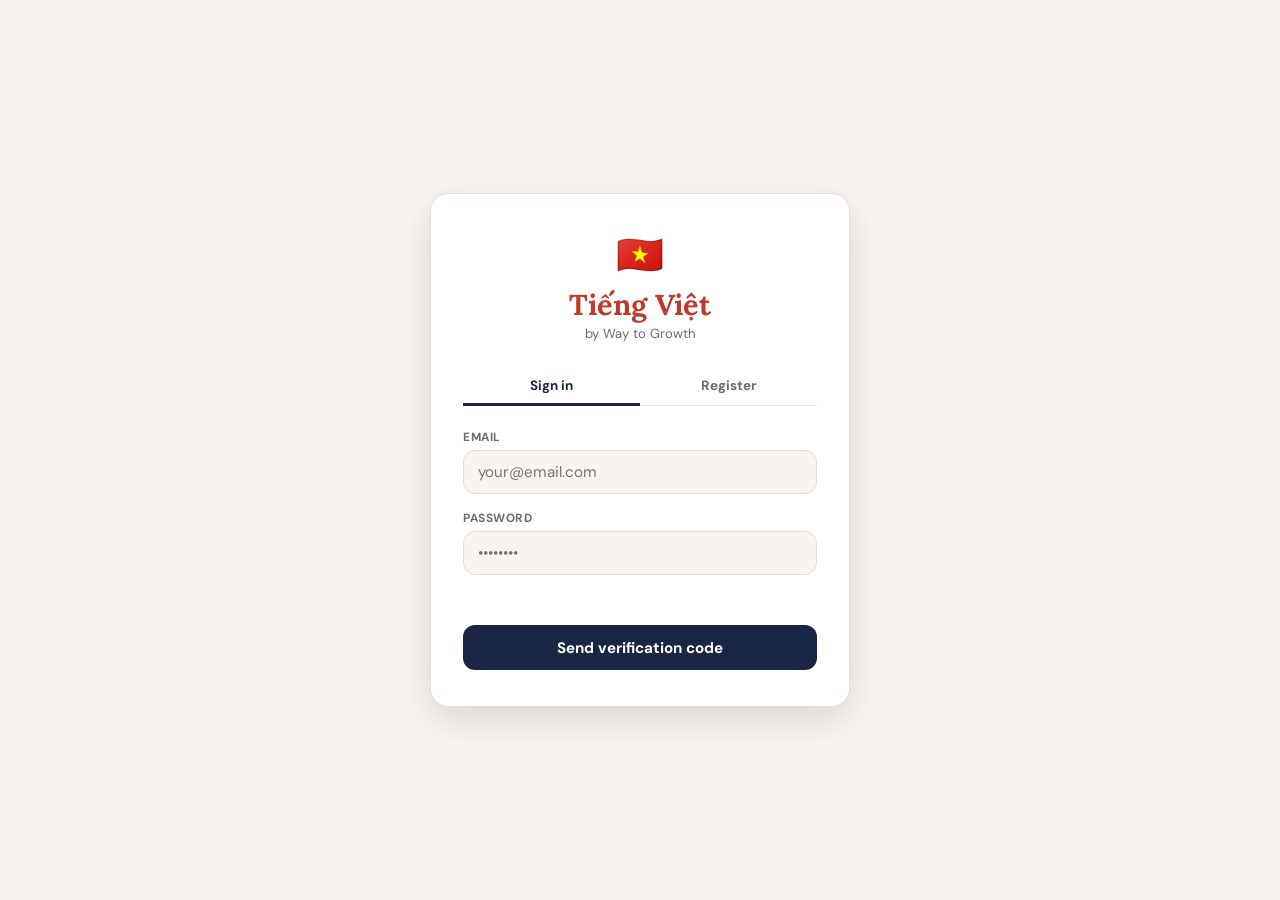
<file: index.html>
<!DOCTYPE html>
<html lang="en">
<head>
  <meta charset="UTF-8">
  <meta name="viewport" content="width=device-width, initial-scale=1.0">
  <title>Tiếng Việt — Study App</title>
  <link rel="preconnect" href="https://fonts.googleapis.com">
  <link href="https://fonts.googleapis.com/css2?family=Lora:ital,wght@0,500;0,700;1,400&family=DM+Sans:wght@300;400;500;600;700&family=JetBrains+Mono:wght@400;600&display=swap" rel="stylesheet">
  <link rel="stylesheet" href="style.css?v=2.0">
  <link rel="stylesheet" href="auth.css?v=1.2">
</head>
<body>

  <!-- ── NAV ── -->
  <nav id="main-nav">
    <div class="nav-logo">Tiếng <em>Việt</em></div>
    <div class="nav-links">
      <button class="nav-btn active" data-page="home">Home</button>
      <button class="nav-btn" data-page="flashcards">Cards</button>
      <button class="nav-btn" data-page="quiz">Quiz</button>
      <button class="nav-btn" data-page="vocab">Vocab</button>
      <button class="nav-btn" data-page="grammar">Grammar</button>
      <button class="nav-btn" data-page="tones">Tones</button>
      <a class="nav-btn" href="reading.html">Reading</a>
    </div>

    <!-- Profile dropdown -->
    <div class="t-profile-wrap" id="t-profile-wrap" style="margin-left:.5rem">
      <button class="t-profile-btn" id="t-profile-btn">
        <span class="t-profile-avatar" id="t-profile-avatar">?</span>
        <span class="t-profile-name" id="t-profile-name">…</span>
        <span class="t-profile-chevron">▾</span>
      </button>
      <div class="t-dropdown" id="t-dropdown">
        <div class="t-dropdown-user">
          <div class="t-dropdown-avatar" id="t-dd-avatar">?</div>
          <div>
            <div class="t-dropdown-fullname" id="t-dd-name">—</div>
            <div class="t-dropdown-email"    id="t-dd-email">—</div>
            <div class="t-dropdown-role"     id="t-dd-role">—</div>
          </div>
        </div>
        <div class="t-dropdown-divider"></div>
        <!-- Progress summary -->
        <div class="t-dropdown-progress" id="t-dd-progress"></div>
        <div class="t-dropdown-divider"></div>
        <a class="t-dropdown-item" href="feedback.html">
          <span class="t-dd-icon">💬</span> Feedback
        </a>
        <button class="t-dropdown-item" id="dd-change-password">
          <span class="t-dd-icon">🔑</span> Change password
          <span class="t-dd-soon">soon</span>
        </button>
        <button class="t-dropdown-item t-dropdown-signout" id="dd-logout">
          <span class="t-dd-icon">↩</span> Sign out
        </button>
      </div>
    </div>
  </nav>

  <!-- ── LESSON MODAL (new user / change level) ── -->
  <div id="lesson-modal" class="modal-backdrop">
    <div class="modal-box">
      <div class="modal-flag">🇻🇳</div>
      <h2 class="modal-title">How many lessons have you had?</h2>
      <p class="modal-sub">This adjusts flashcards, quizzes, and open questions to match exactly where you are in the course with Hằng.</p>

      <div class="slider-wrap">
        <div class="slider-display-row">
          <span class="slider-val" id="lesson-display">Lessons 1–5</span>
        </div>
        <input type="range" id="lesson-slider" class="lesson-slider"
               min="1" max="32" step="1" value="5">
        <div class="slider-ticks">
          <span>Lesson 1</span>
          <span>10</span>
          <span>20</span>
          <span>32</span>
        </div>
        <div class="modal-desc" id="lesson-desc"></div>
      </div>

      <button class="modal-confirm-btn" id="btn-confirm-lessons">Start studying →</button>
      <p class="modal-footer-note">You can change this any time using the pill in the top-right corner.</p>
    </div>
  </div>

  <!-- ── PAGES ── -->

  <section id="page-home" class="page active">
    <div class="home-hero">
      <span class="hero-flag">🇻🇳</span>
      <h1 class="hero-title">Tiếng Việt</h1>
      <p class="hero-sub">Course by Lê Thị Thu Hằng &middot; Lessons 1–32</p>
    </div>
    <div class="home-stats" id="home-stats">
      <div class="stat-block"><span class="stat-num" id="stat-known">0</span><span class="stat-label">Cards known</span></div>
      <div class="stat-block"><span class="stat-num" id="stat-pct">—</span><span class="stat-label">Quiz accuracy</span></div>
      <div class="stat-block"><span class="stat-num" id="stat-streak">0</span><span class="stat-label">Streak</span></div>
      <div class="stat-block" style="flex:2;text-align:left">
        <span class="stat-num" style="font-size:1rem;color:var(--gold)" id="home-lesson-label">—</span>
        <span class="stat-label">Current level &nbsp;<button class="change-lessons-btn inline-change-btn">change</button></span>
      </div>
    </div>
    <div class="feature-grid" id="feature-grid">
      <button class="feature-tile" data-goto="flashcards">
        <span class="tile-icon">🃏</span>
        <h3>Flashcards</h3>
        <p>Reveal word by word. Self-mark as known or review.</p>
      </button>
      <button class="feature-tile" data-goto="quiz">
        <span class="tile-icon">✏️</span>
        <h3>Quiz</h3>
        <p>Multiple choice, type-in, and open questions.</p>
      </button>
      <button class="feature-tile" data-goto="vocab">
        <span class="tile-icon">📖</span>
        <h3>Vocab</h3>
        <p>Searchable reference, every word from the course.</p>
      </button>
      <button class="feature-tile" data-goto="grammar">
        <span class="tile-icon">🧩</span>
        <h3>Grammar</h3>
        <p>Core patterns: tense, questions, comparatives.</p>
      </button>
      <button class="feature-tile" data-goto="tones">
        <span class="tile-icon">🎵</span>
        <h3>Tones</h3>
        <p>All 6 tones with examples and practice sets.</p>
      </button>
    </div>
  </section>

  <section id="page-flashcards" class="page">
    <div class="page-header">
      <h2>Flashcards</h2>
      <p>Study one word at a time. Reveal only when you're ready.</p>
    </div>
    <div class="deck-row" id="deck-row"></div>

    <div class="card-stage" id="card-stage">
      <div class="card-body" id="card-body">
        <!-- JS renders card here -->
      </div>
    </div>

    <div class="card-footer">
      <div class="card-footer-left">
        <button class="ghost-btn" id="btn-shuffle">⟳ Shuffle</button>
        <button class="ghost-btn" id="btn-reverse">⇄ Mix directions</button>
      </div>
      <span class="card-counter" id="card-counter">1 / 1</span>
      <div class="card-footer-right">
        <span class="known-count" id="known-count">0 known</span>
      </div>
    </div>

    <div class="card-progress-wrap">
      <div class="card-progress-fill" id="card-progress-fill"></div>
    </div>
  </section>

  <section id="page-quiz" class="page">
    <div class="page-header">
      <h2>Quiz</h2>
      <p>Three question formats to test different skills</p>
    </div>

    <div class="quiz-toolbar">
      <div class="quiz-mode-group">
        <button class="mode-btn active" data-mode="mc">Multiple choice</button>
        <button class="mode-btn" data-mode="type">Type answer</button>
        <button class="mode-btn" data-mode="open">Open question</button>
      </div>
      <div class="quiz-score-group">
        <span id="q-score-display">0 / 0</span>
        <button class="ghost-btn small" id="btn-reset-quiz">Reset</button>
      </div>
    </div>

    <div id="quiz-area">
      <!-- JS renders quiz here -->
    </div>
  </section>

  <section id="page-vocab" class="page">
    <div class="page-header">
      <h2>Vocabulary</h2>
      <p>All course words — search or filter by topic</p>
    </div>
    <div class="vocab-search-row">
      <input id="vocab-search" class="vocab-search-input" placeholder="Search Vietnamese or English…" type="search" autocomplete="off">
    </div>
    <div class="vocab-cat-row" id="vocab-cat-row"></div>
    <div id="vocab-table-wrap"></div>
  </section>

  <section id="page-grammar" class="page">
    <div class="page-header">
      <h2>Grammar</h2>
      <p>Core patterns from the course — tap to expand</p>
    </div>
    <div id="grammar-accordion"></div>

    <div class="page-header" style="margin-top:2rem">
      <h2 class="h2-small">Common Confusables</h2>
      <p>These word pairs catch most learners out</p>
    </div>
    <div id="confusable-grid" class="confusable-grid"></div>
  </section>

  <section id="page-tones" class="page">
    <div class="page-header">
      <h2>The 6 Tones</h2>
      <p>Tone changes the meaning of a word entirely</p>
    </div>
    <div id="tone-cards" class="tone-cards"></div>
    <div class="tone-practice-panel">
      <h3>Practice set — "ba" through all 6 tones</h3>
      <p class="tone-hint">Say each one aloud before reading the hint</p>
      <div id="tone-series" class="tone-series"></div>
    </div>
    <div class="page-header" style="margin-top:2rem">
      <h2 class="h2-small">Tone sentences (read aloud)</h2>
    </div>
    <div id="tone-sentences"></div>
  </section>

  <script src="auth.js?v=1.6"></script>
  <script src="data.js?v=1.2"></script>
  <script src="store.js?v=1.2"></script>
  <script src="app.js?v=1.8"></script>

  <footer class="site-footer">
    <div class="site-footer-inner">
      <div class="site-footer-links">
        <a href="https://linkedin.com/wf.wiltenburg" target="_blank" rel="noopener" class="footer-icon-link" title="LinkedIn">
          <svg xmlns="http://www.w3.org/2000/svg" width="18" height="18" viewBox="0 0 24 24" fill="currentColor">
            <path d="M20.447 20.452h-3.554v-5.569c0-1.328-.027-3.037-1.852-3.037-1.853 0-2.136 1.445-2.136 2.939v5.667H9.351V9h3.414v1.561h.046c.477-.9 1.637-1.85 3.37-1.85 3.601 0 4.267 2.37 4.267 5.455v6.286zM5.337 7.433a2.062 2.062 0 01-2.063-2.065 2.064 2.064 0 112.063 2.065zm1.782 13.019H3.555V9h3.564v11.452zM22.225 0H1.771C.792 0 0 .774 0 1.729v20.542C0 23.227.792 24 1.771 24h20.451C23.2 24 24 23.227 24 22.271V1.729C24 .774 23.2 0 22.222 0h.003z"/>
          </svg>
        </a>
        <a href="https://wiltenburgit.nl" target="_blank" rel="noopener" class="footer-link">Wiltenburg IT</a>
        <a href="mailto:info@waytogrowth.nl" class="footer-link">Contact</a>
        <a href="#" class="footer-link footer-link-placeholder">Terms &amp; Conditions</a>
      </div>
      <div class="site-footer-made">
        Made by <a href="https://wiltenburgit.nl" target="_blank" rel="noopener">Wiltenburg IT</a>
      </div>
    </div>
  </footer>
</body>
</html>
</file>
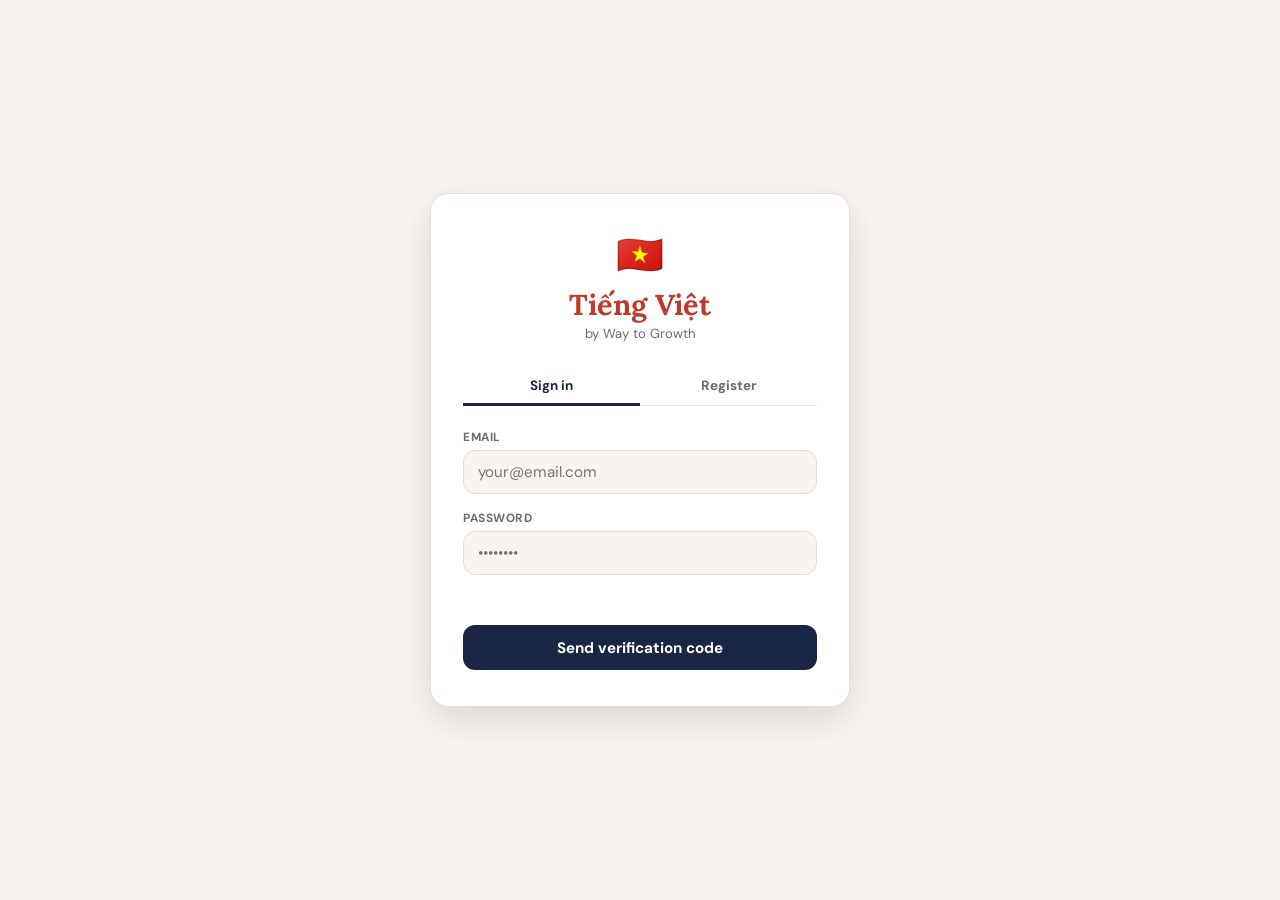
<file: admin.html>
<!DOCTYPE html>
<html lang="en">
<head>
  <meta charset="UTF-8">
  <meta name="viewport" content="width=device-width, initial-scale=1.0">
  <title>Tiếng Việt — Admin</title>
  <link rel="preconnect" href="https://fonts.googleapis.com">
  <link href="https://fonts.googleapis.com/css2?family=Lora:ital,wght@0,500;0,700;1,400&family=DM+Sans:wght@300;400;500;600;700&display=swap" rel="stylesheet">
  <link rel="stylesheet" href="style.css?v=1.1">
  <link rel="stylesheet" href="auth.css?v=1.1">
</head>
<body>

  <nav id="main-nav">
    <div class="nav-logo">Tiếng <em>Việt</em> <span style="font-size:.7rem;opacity:.6;font-family:var(--font-body);font-weight:600;margin-left:.5rem">ADMIN</span></div>
    <div class="nav-links"></div>
    <button class="nav-lesson-pill" id="nav-logout">Sign out</button>
  </nav>

  <div style="max-width:860px;margin:0 auto;padding:2rem 1.5rem">

    <!-- Pending teachers -->
    <div class="page-header">
      <h2>Pending teacher approvals</h2>
      <p>New teacher registrations waiting for your review</p>
    </div>
    <div id="pending-list" style="margin-bottom:2.5rem"></div>

    <!-- All users -->
    <div class="page-header">
      <h2>All users</h2>
      <p>Every registered student and teacher</p>
    </div>
    <div id="user-list"></div>

    <!-- Feedback -->
    <div class="page-header" style="margin-top:3rem">
      <h2>Feedback</h2>
      <p>Bug reports and change requests from users</p>
    </div>
    <div id="feedback-list" style="margin-bottom:2.5rem"></div>

  </div>

  <script src="auth.js?v=1.2"></script>
  <script>
    document.getElementById('nav-logout').addEventListener('click', logout);

    // Validate session first, then load data
    validateSession().then(user => {
      if (!user) return;
      if (user.role !== 'admin') {
        window.location.href = 'index.html';
        return;
      }
      load();
    });

    async function load() {
      // Pending teachers
      const pen = await api('admin.php', { action: 'pending' });
      const pendingEl = document.getElementById('pending-list');
      if (!pen.users.length) {
        pendingEl.innerHTML = '<p style="color:var(--ink-soft);font-style:italic">No pending registrations.</p>';
      } else {
        pendingEl.innerHTML = pen.users.map(u => `
          <div style="display:flex;align-items:center;gap:1rem;padding:.9rem 1rem;background:#fff;border:1px solid var(--border);border-radius:12px;margin-bottom:.5rem;flex-wrap:wrap">
            <div style="flex:1">
              <div style="font-weight:700">${esc(u.full_name || '—')}</div>
              <div style="font-size:.82rem;color:var(--ink-soft)">${esc(u.email)} · registered ${relDate(u.created_at)}</div>
            </div>
            <button class="t-save-btn" onclick="decide(${u.id}, 'approve', this)">✓ Approve</button>
            <button class="ghost-btn" onclick="decide(${u.id}, 'reject', this)" style="color:var(--red);border-color:var(--red)">✕ Reject</button>
          </div>`).join('');
      }

      // All users
      const all = await api('admin.php', { action: 'users' });
      const userEl = document.getElementById('user-list');
      userEl.innerHTML = `
        <table style="width:100%;border-collapse:collapse;font-size:.84rem">
          <thead>
            <tr style="background:var(--navy);color:#fff">
              <th style="padding:.6rem .9rem;text-align:left;font-weight:700;font-size:.72rem;letter-spacing:.5px;text-transform:uppercase">Name</th>
              <th style="padding:.6rem .9rem;text-align:left;font-weight:700;font-size:.72rem;letter-spacing:.5px;text-transform:uppercase">Email</th>
              <th style="padding:.6rem .9rem;text-align:left;font-weight:700;font-size:.72rem;letter-spacing:.5px;text-transform:uppercase">Role</th>
              <th style="padding:.6rem .9rem;text-align:left;font-weight:700;font-size:.72rem;letter-spacing:.5px;text-transform:uppercase">Status</th>
              <th style="padding:.6rem .9rem;text-align:left;font-weight:700;font-size:.72rem;letter-spacing:.5px;text-transform:uppercase">Last login</th>
              <th style="padding:.6rem .9rem;text-align:left;font-weight:700;font-size:.72rem;letter-spacing:.5px;text-transform:uppercase">Lessons</th>
              <th style="padding:.6rem .9rem;text-align:left;font-weight:700;font-size:.72rem;letter-spacing:.5px;text-transform:uppercase">Quiz</th>
              <th style="padding:.6rem .9rem;text-align:left;font-weight:700;font-size:.72rem;letter-spacing:.5px;text-transform:uppercase">View</th>
            </tr>
          </thead>
          <tbody>
            ${all.users.map((u, i) => {
              const roleBg    = u.role === 'teacher' ? 'var(--teal-pale)' : 'var(--gold-pale)';
              const roleColor = u.role === 'teacher' ? 'var(--teal)' : '#7a5c00';
              const statusColor = u.status === 'active' ? 'var(--teal)' : u.status === 'pending' ? 'var(--gold)' : 'var(--red)';
              const rowBg = i % 2 === 0 ? '#fff' : 'var(--bg)';
              const canView = u.status === 'active';
              return `
              <tr style="background:${rowBg};border-bottom:1px solid var(--border)">
                <td style="padding:.6rem .9rem">${esc(u.full_name || '—')}</td>
                <td style="padding:.6rem .9rem;color:var(--ink-soft)">${esc(u.email)}</td>
                <td style="padding:.6rem .9rem"><span style="font-size:.7rem;font-weight:700;text-transform:uppercase;padding:.15rem .4rem;border-radius:4px;background:${roleBg};color:${roleColor}">${u.role}</span></td>
                <td style="padding:.6rem .9rem"><span style="color:${statusColor}">${u.status}</span></td>
                <td style="padding:.6rem .9rem;color:var(--ink-soft)">${u.last_login ? relDate(u.last_login) : 'Never'}</td>
                <td style="padding:.6rem .9rem">${u.lessons ?? '—'}</td>
                <td style="padding:.6rem .9rem">${u.q_total ? Math.round(u.q_score / u.q_total * 100) + '%' : '—'}</td>
                <td style="padding:.6rem .9rem">
                  ${canView ? `<button onclick="viewAs(${u.id}, '${u.role}')"
                    style="padding:.2rem .7rem;border-radius:99px;border:1.5px solid var(--border);background:var(--surface);font-size:.72rem;font-weight:700;cursor:pointer;font-family:var(--font-body)"
                    title="View as this user">&#128065; View</button>` : '—'}
                </td>
              </tr>`;
            }).join('')}
          </tbody>
        </table>`;
    }

    async function viewAs(userId, role) {
      try {
        const res = await api('viewas.php', { action: 'start', target_id: userId });
        // Store view-as token
        localStorage.setItem('vn-va-token', res.va_token);
        // Redirect to the right page
        window.location.href = role === 'teacher' ? 'teacher.html' : 'index.html';
      } catch(e) {
        alert('Could not start view-as: ' + e.message);
      }
    }

    async function decide(id, action, btn) {
      btn.disabled = true;
      btn.textContent = action === 'approve' ? 'Approving…' : 'Rejecting…';
      try {
        await api('admin.php', { action, target_id: id });
        load();
      } catch(e) {
        alert(e.message);
        btn.disabled = false;
      }
    }

    function esc(s) {
      return String(s).replace(/&/g,'&amp;').replace(/</g,'&lt;').replace(/>/g,'&gt;');
    }
    function relDate(iso) {
      if (!iso) return '—';
      const d = Math.floor((Date.now() - new Date(iso)) / 86400000);
      if (d === 0) return 'today';
      if (d === 1) return 'yesterday';
      return d + 'd ago';
    }

    load();
    loadFeedback();

    async function loadFeedback() {
      const res = await api('feedback.php', { action: 'list' });
      const el  = document.getElementById('feedback-list');
      if (!res.items.length) {
        el.innerHTML = '<p style="color:var(--ink-soft);font-style:italic">No feedback yet.</p>';
        return;
      }
      const priorityColor = { low: '#7a5c00', medium: '#b85c00', high: 'var(--red)' };
      const priorityBg    = { low: 'var(--gold-pale)', medium: '#fff3e0', high: '#fff0f0' };
      el.innerHTML = res.items.map(f => `
        <div style="padding:.9rem 1rem;background:#fff;border:1px solid var(--border);border-radius:12px;margin-bottom:.5rem">
          <div style="display:flex;align-items:center;gap:.6rem;flex-wrap:wrap;margin-bottom:.35rem">
            <span style="font-size:.72rem;font-weight:700;text-transform:uppercase;padding:.15rem .5rem;border-radius:4px;background:${priorityBg[f.priority]};color:${priorityColor[f.priority]}">${f.priority}</span>
            <span style="font-size:.72rem;font-weight:700;text-transform:uppercase;padding:.15rem .5rem;border-radius:4px;background:${f.type==='bug'?'#fff3f3':'#f0faf6'};color:${f.type==='bug'?'var(--red)':'var(--teal)'}">${f.type==='bug'?'🐛 Bug':'✨ Change'}</span>
            <strong style="flex:1">${esc(f.title)}</strong>
            <select onchange="updateFeedbackStatus(${f.id}, this.value)" style="font-size:.8rem;border:1px solid var(--border);border-radius:6px;padding:.2rem .4rem;font-family:var(--font-body)">
              <option value="new"      ${f.status==='new'?'selected':''}>New</option>
              <option value="reviewed" ${f.status==='reviewed'?'selected':''}>Reviewed</option>
              <option value="done"     ${f.status==='done'?'selected':''}>Done</option>
            </select>
          </div>
          ${f.body ? `<div style="font-size:.85rem;color:var(--ink-soft);margin-bottom:.3rem">${esc(f.body)}</div>` : ''}
          <div style="font-size:.78rem;color:var(--ink-soft)">by ${esc(f.full_name)} · ${relDate(f.created_at)}</div>
        </div>`).join('');
    }

    async function updateFeedbackStatus(id, status) {
      try { await api('feedback.php', { action: 'status', id, status }); }
      catch(e) { alert(e.message); }
    }
  </script>
</body>
</html>
</file>
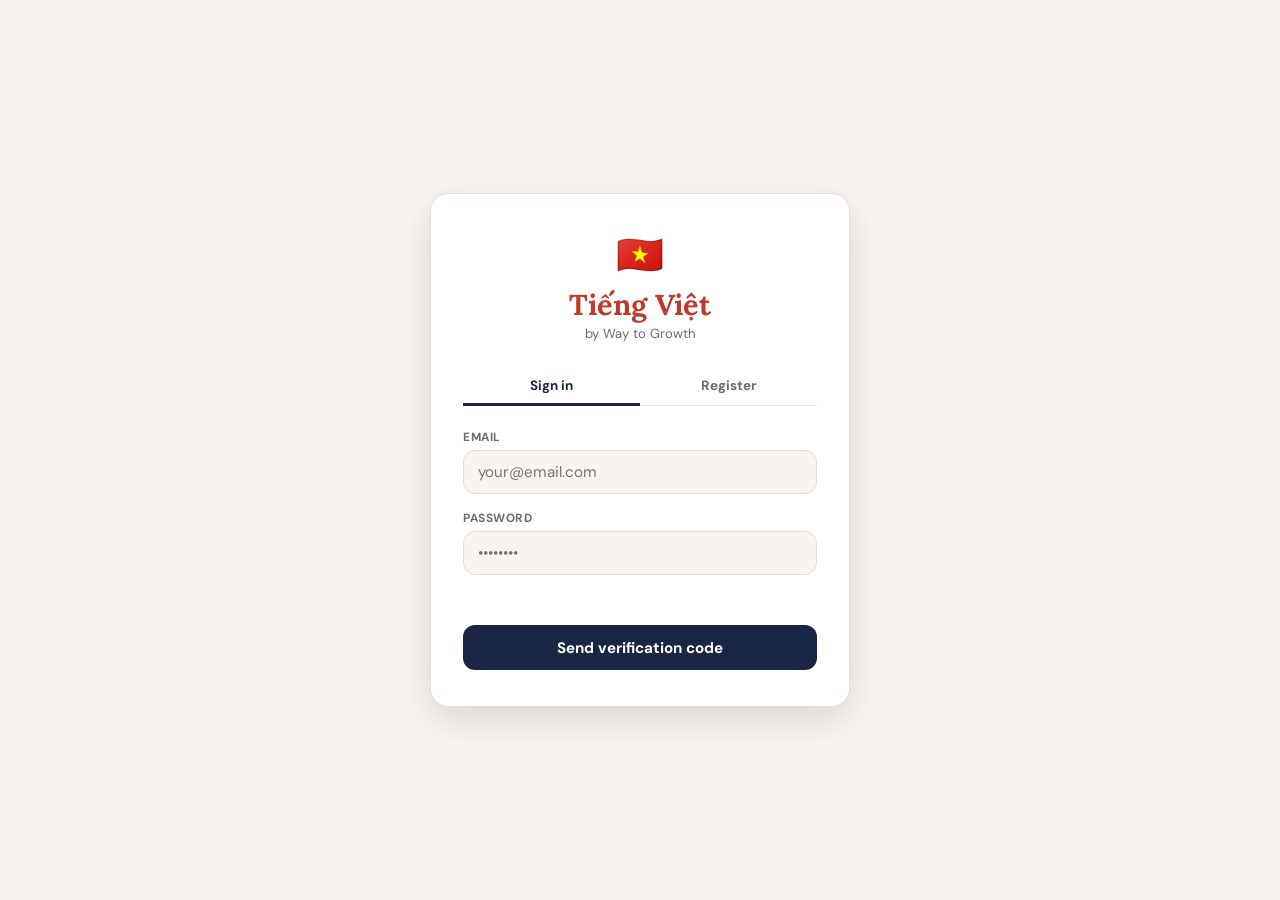
<file: feedback.html>
<!DOCTYPE html>
<html lang="en">
<head>
  <meta charset="UTF-8">
  <meta name="viewport" content="width=device-width, initial-scale=1.0">
  <title>Tiếng Việt — Feedback</title>
  <link rel="preconnect" href="https://fonts.googleapis.com">
  <link href="https://fonts.googleapis.com/css2?family=Lora:ital,wght@0,500;0,700;1,400&family=DM+Sans:wght@300;400;500;600;700&display=swap" rel="stylesheet">
  <link rel="stylesheet" href="style.css?v=1.1">
  <link rel="stylesheet" href="auth.css?v=1.1">
  <style>
    .fb-card {
      max-width: 620px;
      margin: 2.5rem auto;
      background: #fff;
      border: 1px solid var(--border);
      border-radius: 16px;
      padding: 2rem 2rem 2.5rem;
    }
    .fb-card h2 { margin: 0 0 .35rem; }
    .fb-card .fb-sub { color: var(--ink-soft); font-size: .88rem; margin-bottom: 1.6rem; }

    .fb-row { display: flex; gap: 1rem; margin-bottom: 1.1rem; flex-wrap: wrap; }
    .fb-group { display: flex; flex-direction: column; gap: .35rem; flex: 1; min-width: 160px; }
    .fb-group label { font-size: .78rem; font-weight: 700; text-transform: uppercase; letter-spacing: .4px; color: var(--ink-soft); }

    .fb-type-btns, .fb-pri-btns { display: flex; gap: .5rem; flex-wrap: wrap; }
    .fb-opt {
      flex: 1; min-width: 90px;
      padding: .55rem .8rem;
      border: 1.5px solid var(--border);
      border-radius: 10px;
      background: var(--bg);
      font-family: var(--font-body);
      font-size: .85rem;
      font-weight: 500;
      cursor: pointer;
      transition: border-color .15s, background .15s, color .15s;
      text-align: center;
    }
    .fb-opt:hover { border-color: var(--navy); }
    .fb-opt.sel-bug      { background: #fff3f3; border-color: var(--red); color: var(--red); }
    .fb-opt.sel-change   { background: #f0faf6; border-color: var(--teal); color: var(--teal); }
    .fb-opt.sel-low      { background: var(--gold-pale); border-color: var(--gold); color: #7a5c00; }
    .fb-opt.sel-medium   { background: #fff3e0; border-color: #e07a00; color: #b85c00; }
    .fb-opt.sel-high     { background: #fff0f0; border-color: var(--red); color: var(--red); }

    .fb-input, .fb-textarea {
      width: 100%; box-sizing: border-box;
      border: 1.5px solid var(--border);
      border-radius: 10px;
      padding: .65rem .85rem;
      font-family: var(--font-body);
      font-size: .93rem;
      background: var(--bg);
      color: var(--ink);
      transition: border-color .15s;
      resize: vertical;
    }
    .fb-input:focus, .fb-textarea:focus { outline: none; border-color: var(--navy); background: #fff; }
    .fb-textarea { min-height: 110px; }

    .fb-submit {
      width: 100%; margin-top: 1.4rem;
      padding: .75rem;
      background: var(--navy);
      color: #fff;
      border: none;
      border-radius: 12px;
      font-family: var(--font-body);
      font-size: .95rem;
      font-weight: 700;
      cursor: pointer;
      transition: opacity .15s;
    }
    .fb-submit:hover { opacity: .88; }
    .fb-submit:disabled { opacity: .5; cursor: default; }

    .fb-toast {
      display: none;
      margin-top: 1rem;
      padding: .7rem 1rem;
      border-radius: 10px;
      font-size: .88rem;
      font-weight: 600;
    }
    .fb-toast.ok  { background: #f0faf6; color: var(--teal); border: 1px solid var(--teal); }
    .fb-toast.err { background: #fff3f3; color: var(--red);  border: 1px solid var(--red); }
  </style>
</head>
<body>

  <nav id="main-nav">
    <div class="nav-logo">Tiếng <em>Việt</em></div>
    <div class="nav-links">
      <a class="nav-btn" href="index.html">← Back to app</a>
    </div>
  </nav>

  <div class="fb-card">
    <h2>Send feedback</h2>
    <p class="fb-sub">Report a bug or suggest a change. Your name will be included so we can follow up.</p>

    <div class="fb-row">
      <div class="fb-group">
        <label>Type</label>
        <div class="fb-type-btns">
          <button class="fb-opt sel-bug"  data-type="bug"    onclick="selType(this)">🐛 Bug</button>
          <button class="fb-opt"          data-type="change" onclick="selType(this)">✨ Change request</button>
        </div>
      </div>
    </div>

    <div class="fb-row">
      <div class="fb-group">
        <label>Priority</label>
        <div class="fb-pri-btns">
          <button class="fb-opt sel-low"   data-pri="low"    onclick="selPri(this)">Low</button>
          <button class="fb-opt"           data-pri="medium" onclick="selPri(this)">Medium</button>
          <button class="fb-opt"           data-pri="high"   onclick="selPri(this)">High</button>
        </div>
      </div>
    </div>

    <div class="fb-row">
      <div class="fb-group">
        <label>Title</label>
        <input class="fb-input" id="fb-title" type="text" placeholder="Short summary of the issue or request" maxlength="200">
      </div>
    </div>

    <div class="fb-row">
      <div class="fb-group">
        <label>Description <span style="font-weight:400;text-transform:none">(optional)</span></label>
        <textarea class="fb-textarea" id="fb-body" placeholder="Steps to reproduce, expected vs actual behaviour, or more detail on the request…"></textarea>
      </div>
    </div>

    <button class="fb-submit" id="fb-submit" onclick="submit()">Send feedback</button>
    <div class="fb-toast" id="fb-toast"></div>
  </div>

  <script src="auth.js?v=1.6"></script>
  <script>
    let selTypeVal = 'bug';
    let selPriVal  = 'low';

    function selType(btn) {
      document.querySelectorAll('.fb-type-btns .fb-opt').forEach(b => {
        b.className = 'fb-opt';
      });
      btn.classList.add('sel-' + btn.dataset.type);
      selTypeVal = btn.dataset.type;
    }
    function selPri(btn) {
      document.querySelectorAll('.fb-pri-btns .fb-opt').forEach(b => {
        b.className = 'fb-opt';
      });
      btn.classList.add('sel-' + btn.dataset.pri);
      selPriVal = btn.dataset.pri;
    }

    async function submit() {
      const title = document.getElementById('fb-title').value.trim();
      const body  = document.getElementById('fb-body').value.trim();
      const toast = document.getElementById('fb-toast');
      const btn   = document.getElementById('fb-submit');
      if (!title) { showToast('Please enter a title.', 'err'); return; }

      btn.disabled = true;
      btn.textContent = 'Sending…';
      try {
        const res = await api('feedback.php', { action: 'submit', type: selTypeVal, priority: selPriVal, title, body });
        showToast(res.message || 'Sent!', 'ok');
        document.getElementById('fb-title').value = '';
        document.getElementById('fb-body').value  = '';
      } catch(e) {
        showToast(e.message || 'Something went wrong.', 'err');
      }
      btn.disabled = false;
      btn.textContent = 'Send feedback';
    }

    function showToast(msg, type) {
      const t = document.getElementById('fb-toast');
      t.textContent = msg;
      t.className = 'fb-toast ' + type;
      t.style.display = 'block';
      setTimeout(() => { t.style.display = 'none'; }, 5000);
    }

    validateSession().then(user => { if (!user) window.location.href = 'login.html'; });
  </script>
</body>
</html>
</file>
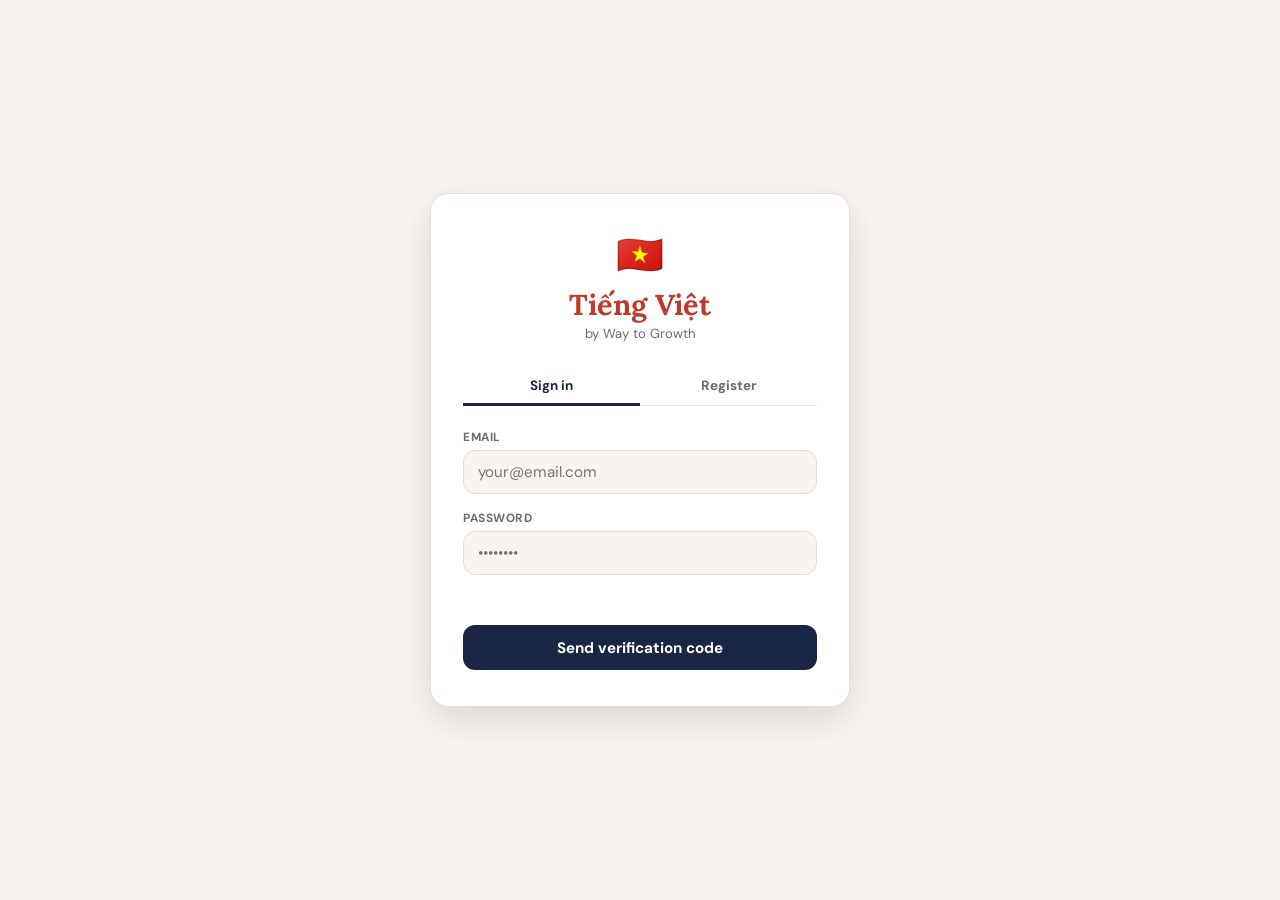
<file: login.html>
<!DOCTYPE html>
<html lang="en">
<head>
  <meta charset="UTF-8">
  <meta name="viewport" content="width=device-width, initial-scale=1.0">
  <title>Tiếng Việt — Sign in</title>
  <link rel="preconnect" href="https://fonts.googleapis.com">
  <link href="https://fonts.googleapis.com/css2?family=Lora:ital,wght@0,500;0,700;1,400&family=DM+Sans:wght@300;400;500;600;700&display=swap" rel="stylesheet">
  <link rel="stylesheet" href="style.css?v=1.1">
  <link rel="stylesheet" href="auth.css?v=1.1">
</head>
<body class="auth-body">

  <div class="auth-card">
    <div class="auth-logo">
      <span class="auth-flag">🇻🇳</span>
      <h1 class="auth-title">Tiếng Việt</h1>
      <p class="auth-sub">by Way to Growth</p>
    </div>

    <!-- TAB SWITCHER -->
    <div class="auth-tabs">
      <button class="auth-tab active" data-tab="login">Sign in</button>
      <button class="auth-tab" data-tab="register">Register</button>
    </div>

    <!-- LOGIN FORM -->
    <form class="auth-form active" id="form-login" novalidate>
      <div class="auth-field">
        <label class="auth-label">Email</label>
        <input class="auth-input" type="email" id="login-email"
               placeholder="your@email.com" autocomplete="email" required>
      </div>
      <div class="auth-field">
        <label class="auth-label">Password</label>
        <input class="auth-input" type="password" id="login-password"
               placeholder="••••••••" autocomplete="current-password" required>
      </div>
      <div class="auth-error" id="login-error"></div>
      <button class="auth-btn" type="submit" id="login-submit">
        <span class="btn-text">Send verification code</span>
        <span class="btn-spinner" style="display:none">Sending…</span>
      </button>
    </form>

    <!-- REGISTER FORM -->
    <form class="auth-form" id="form-register" novalidate>
      <div class="auth-field">
        <label class="auth-label">Full name</label>
        <input class="auth-input" type="text" id="reg-name"
               placeholder="Your full name" autocomplete="name" required>
      </div>
      <div class="auth-field">
        <label class="auth-label">Email</label>
        <input class="auth-input" type="email" id="reg-email"
               placeholder="your@email.com" autocomplete="email" required>
      </div>
      <div class="auth-field">
        <label class="auth-label">Password <span class="auth-hint">(min. 8 characters)</span></label>
        <input class="auth-input" type="password" id="reg-password"
               placeholder="••••••••" autocomplete="new-password" required minlength="8">
      </div>
      <div class="auth-field">
        <label class="auth-label">I am a…</label>
        <div class="auth-role-row">
          <label class="auth-role-opt">
            <input type="radio" name="role" value="student" checked>
            <span class="role-card">
              <span class="role-icon">👩‍🎓</span>
              <span class="role-name">Student</span>
              <span class="role-desc">Access flashcards, quizzes and readings</span>
            </span>
          </label>
          <label class="auth-role-opt">
            <input type="radio" name="role" value="teacher">
            <span class="role-card">
              <span class="role-icon">👩‍🏫</span>
              <span class="role-name">Teacher</span>
              <span class="role-desc">Manage students and content (requires approval)</span>
            </span>
          </label>
        </div>
      </div>
      <div class="auth-error" id="reg-error"></div>
      <button class="auth-btn" type="submit" id="reg-submit">
        <span class="btn-text">Create account</span>
        <span class="btn-spinner" style="display:none">Creating…</span>
      </button>
    </form>

  </div>

  <script src="auth.js?v=1.1"></script>
  <script>
    // Tab switching
    document.querySelectorAll('.auth-tab').forEach(btn => {
      btn.addEventListener('click', () => {
        document.querySelectorAll('.auth-tab, .auth-form').forEach(el => el.classList.remove('active'));
        btn.classList.add('active');
        document.getElementById('form-' + btn.dataset.tab).classList.add('active');
      });
    });

    // Login
    document.getElementById('form-login').addEventListener('submit', async e => {
      e.preventDefault();
      const btn    = document.getElementById('login-submit');
      const errEl  = document.getElementById('login-error');
      const email  = document.getElementById('login-email').value.trim();
      const pass   = document.getElementById('login-password').value;

      errEl.textContent = '';
      btn.querySelector('.btn-text').style.display = 'none';
      btn.querySelector('.btn-spinner').style.display = '';
      btn.disabled = true;

      try {
        const res = await api('login.php', { email, password: pass });
        // Store user_id for the verify step
        sessionStorage.setItem('vn-pending-uid', res.user_id);
        sessionStorage.setItem('vn-pending-email', res.email);
        sessionStorage.setItem('vn-pending-role', res.role);
        window.location.href = 'verify.html';
      } catch (err) {
        errEl.textContent = err.message;
        btn.querySelector('.btn-text').style.display = '';
        btn.querySelector('.btn-spinner').style.display = 'none';
        btn.disabled = false;
      }
    });

    // Register
    document.getElementById('form-register').addEventListener('submit', async e => {
      e.preventDefault();
      const btn   = document.getElementById('reg-submit');
      const errEl = document.getElementById('reg-error');
      const name  = document.getElementById('reg-name').value.trim();
      const email = document.getElementById('reg-email').value.trim();
      const pass  = document.getElementById('reg-password').value;
      const role  = document.querySelector('input[name="role"]:checked').value;

      errEl.textContent = '';
      btn.querySelector('.btn-text').style.display = 'none';
      btn.querySelector('.btn-spinner').style.display = '';
      btn.disabled = true;

      try {
        const res = await api('register.php', { full_name: name, email, password: pass, role });
        sessionStorage.setItem('vn-pending-uid',   res.user_id);
        sessionStorage.setItem('vn-pending-email', res.email);
        sessionStorage.setItem('vn-pending-role',  role);
        window.location.href = 'verify.html';
      } catch (err) {
        errEl.textContent = err.message;
        btn.querySelector('.btn-text').style.display = '';
        btn.querySelector('.btn-spinner').style.display = 'none';
        btn.disabled = false;
      }
    });
  </script>
</body>
</html>
</file>
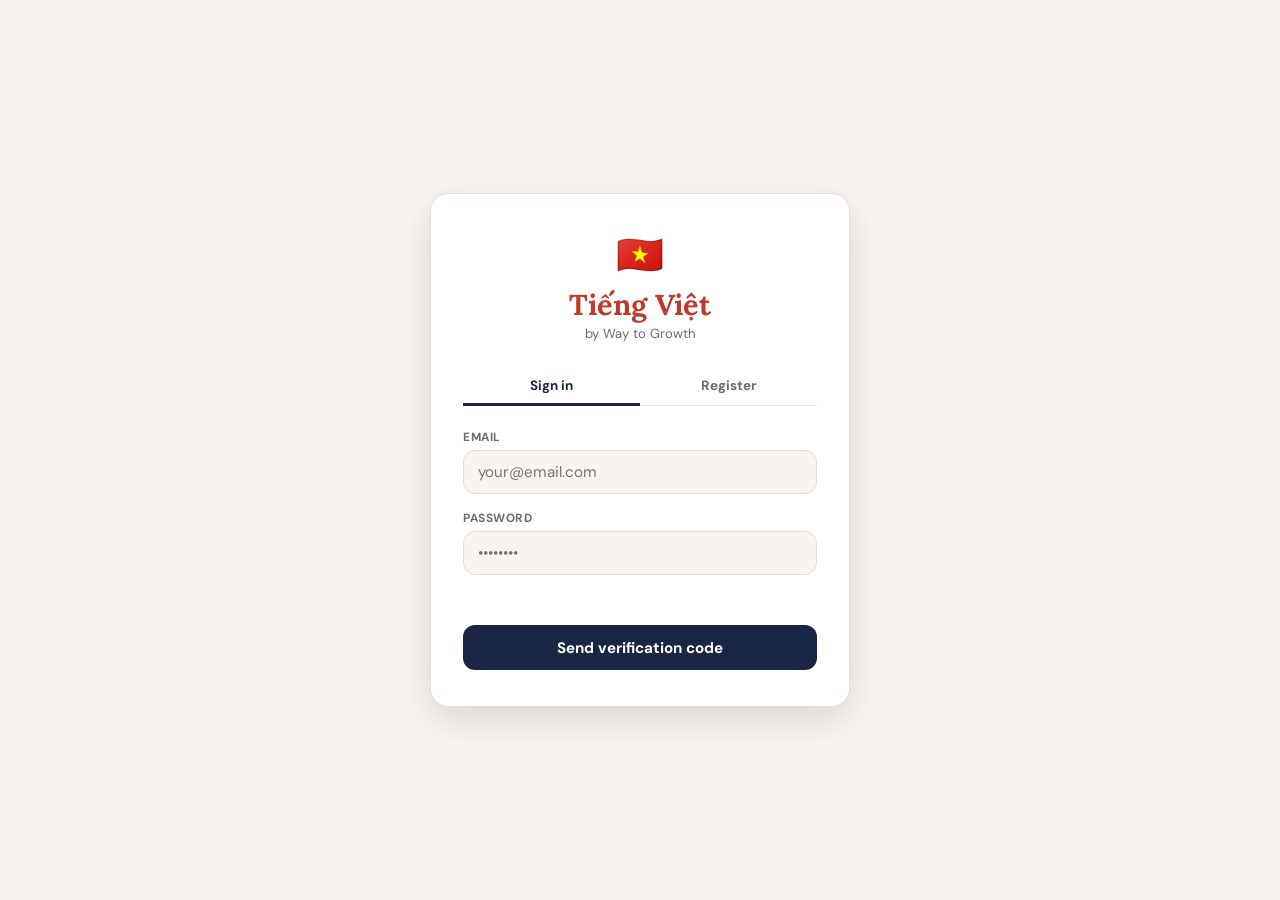
<file: logout.html>
<!DOCTYPE html>
<html>
<head>
  <meta charset="UTF-8">
  <title>Signing out…</title>
  <style>
    body { font-family: sans-serif; display: flex; align-items: center;
           justify-content: center; min-height: 100vh; margin: 0;
           background: #f8f5f0; color: #1a2744; }
    p { font-size: 1rem; opacity: .6; }
  </style>
</head>
<body>
  <p>Signing out…</p>
  <script>
    // Call logout API if we have a token
    const token = localStorage.getItem('vn-token');
    const done = () => {
      // Clear everything
      localStorage.clear();
      window.location.href = 'login.html';
    };

    if (token) {
      const params = new URLSearchParams({ _token: token });
      fetch('api/logout.php', {
        method: 'POST',
        headers: { 'Content-Type': 'application/x-www-form-urlencoded' },
        body: params.toString()
      }).finally(done);
    } else {
      done();
    }
  </script>
</body>
</html>
</file>
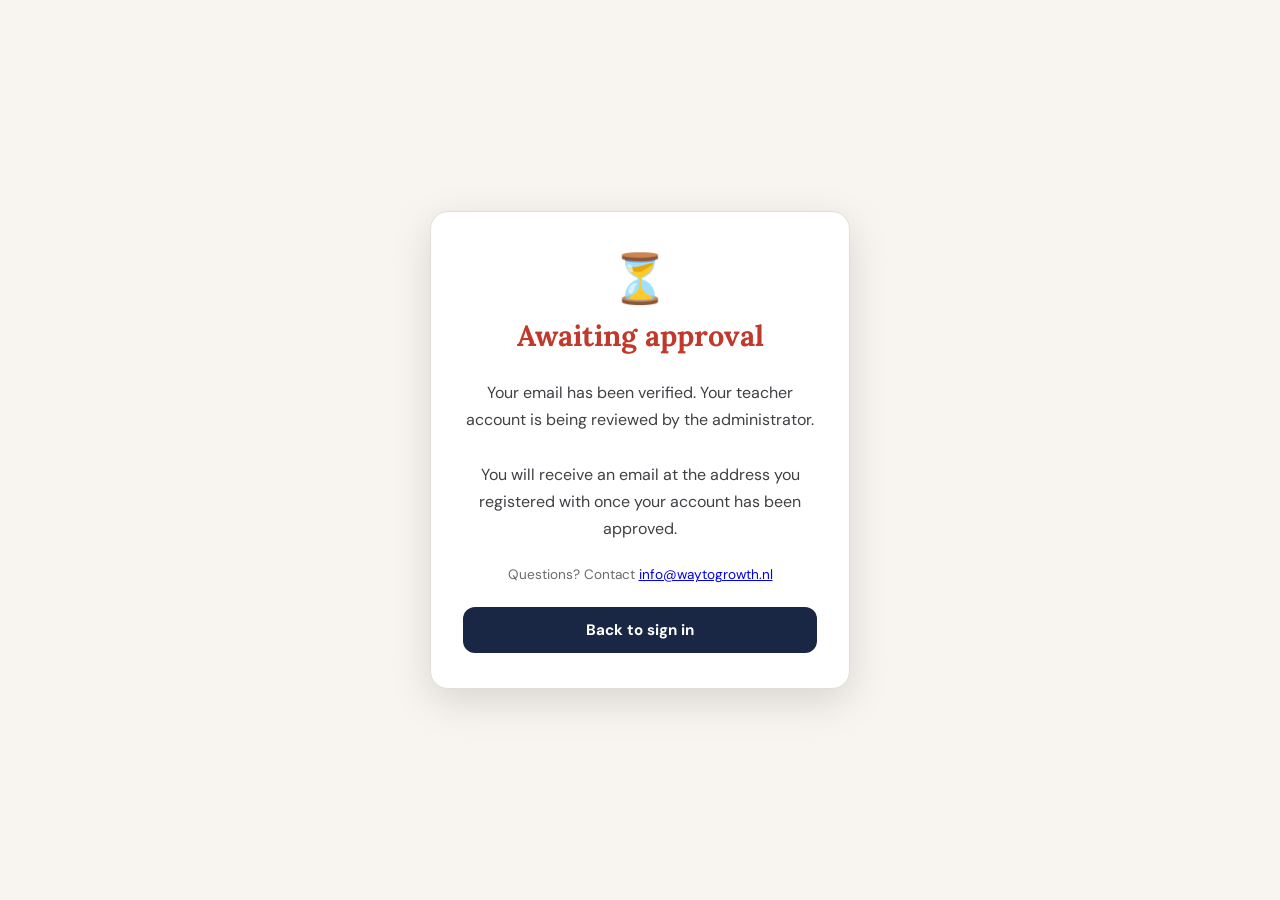
<file: pending.html>
<!DOCTYPE html>
<html lang="en">
<head>
  <meta charset="UTF-8">
  <meta name="viewport" content="width=device-width, initial-scale=1.0">
  <title>Tiếng Việt — Awaiting approval</title>
  <link rel="preconnect" href="https://fonts.googleapis.com">
  <link href="https://fonts.googleapis.com/css2?family=Lora:ital,wght@0,500;0,700;1,400&family=DM+Sans:wght@300;400;500;600;700&display=swap" rel="stylesheet">
  <link rel="stylesheet" href="style.css?v=1.1">
  <link rel="stylesheet" href="auth.css?v=1.1">
</head>
<body class="auth-body">
  <div class="auth-card" style="text-align:center">
    <div class="auth-logo">
      <span class="auth-flag" style="font-size:3rem">⏳</span>
      <h1 class="auth-title">Awaiting approval</h1>
    </div>
    <p style="color:var(--ink-mid);line-height:1.7;margin-bottom:1.5rem">
      Your email has been verified. Your teacher account is being reviewed
      by the administrator.<br><br>
      You will receive an email at the address you registered with once
      your account has been approved.
    </p>
    <p style="font-size:.85rem;color:var(--ink-soft)">
      Questions? Contact
      <a href="mailto:info@waytogrowth.nl">info@waytogrowth.nl</a>
    </p>
    <a href="login.html" class="auth-btn" style="display:block;margin-top:1.5rem;text-decoration:none;text-align:center">
      Back to sign in
    </a>
  </div>
</body>
</html>
</file>
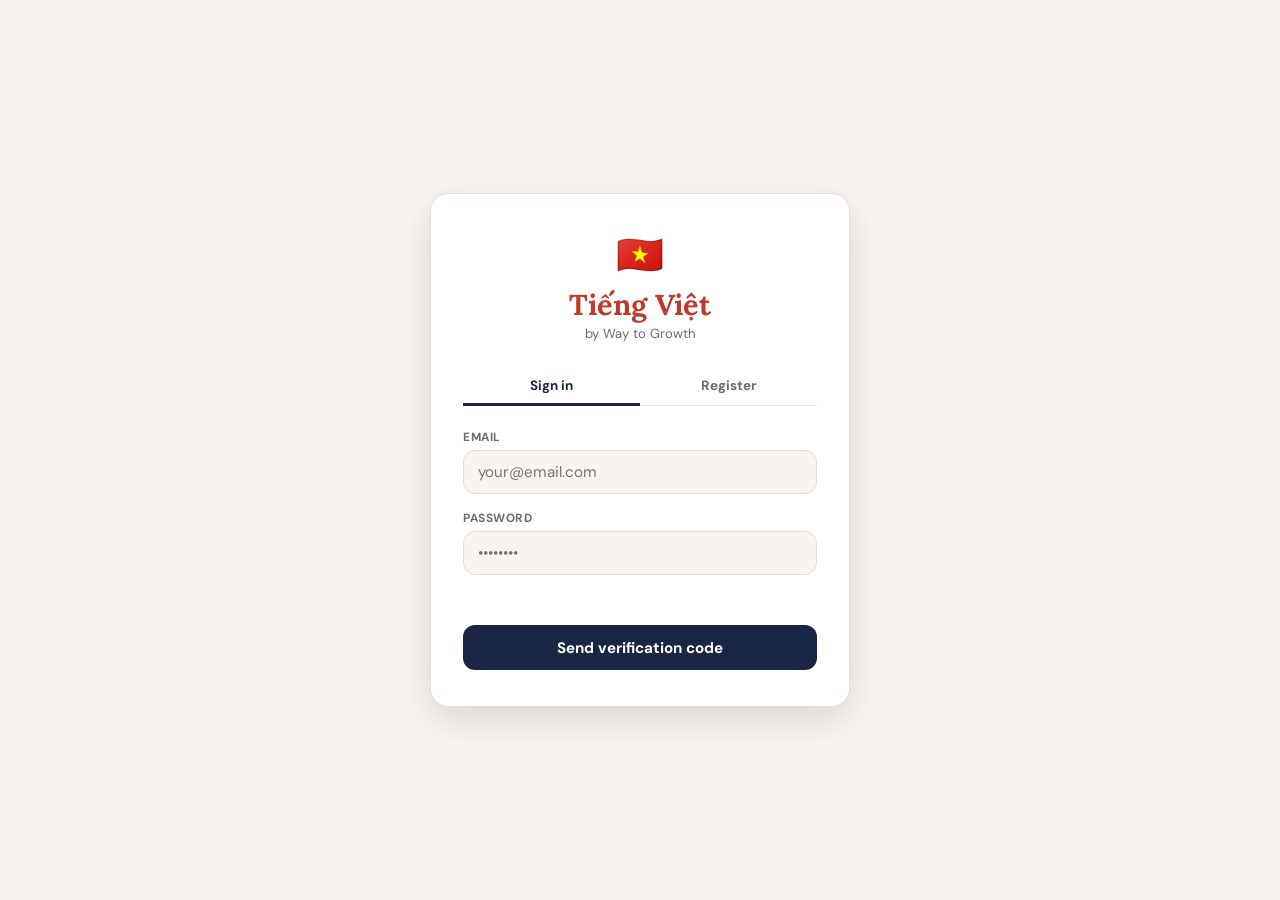
<file: reading.html>
<!DOCTYPE html>
<html lang="en">
<head>
  <meta charset="UTF-8">
  <meta name="viewport" content="width=device-width, initial-scale=1.0">
  <title>Tiếng Việt — Reading</title>
  <link rel="preconnect" href="https://fonts.googleapis.com">
  <link href="https://fonts.googleapis.com/css2?family=Lora:ital,wght@0,500;0,700;1,400&family=DM+Sans:wght@300;400;500;600;700&family=JetBrains+Mono:wght@400;600&display=swap" rel="stylesheet">
  <link rel="stylesheet" href="style.css?v=1.6">
  <link rel="stylesheet" href="reading.css?v=1.2">
  <link rel="stylesheet" href="auth.css?v=1.2">
</head>
<body>

  <!-- ── NAV ── -->
  <nav id="main-nav">
    <div class="nav-logo">Tiếng <em>Việt</em></div>
    <div class="nav-links">
      <a class="nav-btn" href="index.html">← App</a>
    </div>
    <span class="nav-lesson-pill" id="nav-level-badge">All levels</span>

    <div class="t-profile-wrap" id="t-profile-wrap" style="margin-left:.5rem">
      <button class="t-profile-btn" id="t-profile-btn">
        <span class="t-profile-avatar" id="t-profile-avatar">?</span>
        <span class="t-profile-name"   id="t-profile-name">…</span>
        <span class="t-profile-chevron">▾</span>
      </button>
      <div class="t-dropdown" id="t-dropdown">
        <div class="t-dropdown-user">
          <div class="t-dropdown-avatar" id="t-dd-avatar">?</div>
          <div>
            <div class="t-dropdown-fullname" id="t-dd-name">—</div>
            <div class="t-dropdown-email"    id="t-dd-email">—</div>
            <div class="t-dropdown-role"     id="t-dd-role">—</div>
          </div>
        </div>
        <div class="t-dropdown-divider"></div>
        <a class="t-dropdown-item" href="feedback.html">
          <span class="t-dd-icon">💬</span> Feedback
        </a>
        <button class="t-dropdown-item" id="dd-change-password">
          <span class="t-dd-icon">🔑</span> Change password
          <span class="t-dd-soon">soon</span>
        </button>
        <button class="t-dropdown-item t-dropdown-signout" id="dd-logout">
          <span class="t-dd-icon">↩</span> Sign out
        </button>
      </div>
    </div>
  </nav>
  </nav>

  <!-- ── LAYOUT ── -->
  <div class="r-layout">

    <!-- LEFT: text list sidebar -->
    <aside class="r-sidebar">
      <div class="r-sidebar-head">
        <h2>Readings</h2>
      <div class="r-filter-row">
        <label class="r-filter-label">Your level</label>
        <select id="level-filter" class="r-select">
          <option value="2">Lessons 1–2</option>
          <option value="5">Lessons 1–5</option>
          <option value="7">Lessons 1–7</option>
          <option value="12">Lessons 1–12</option>
          <option value="15">Lessons 1–15</option>
          <option value="19">Lessons 1–19</option>
          <option value="23">Lessons 1–23</option>
          <option value="27">Lessons 1–27</option>
          <option value="32">All lessons</option>
        </select>
      </div>
      </div>
      <div class="r-text-list" id="r-text-list">
        <!-- JS renders text cards here -->
      </div>
    </aside>

    <!-- RIGHT: reading view -->
    <main class="r-main" id="r-main">

      <!-- Empty state -->
      <div class="r-empty" id="r-empty">
        <span class="r-empty-icon">📖</span>
        <h3>Select a text to read</h3>
        <p>Choose a reading from the left. Tap any highlighted word to see a grammar tip. Tap any Vietnamese word to hear it spoken aloud.</p>
        <div class="r-tts-notice" id="r-tts-notice"></div>
      </div>

      <!-- Reading panel -->
      <div class="r-panel" id="r-panel" style="display:none">

        <!-- Header -->
        <div class="r-panel-header">
          <div class="r-panel-meta">
            <span class="r-type-badge" id="rp-type">—</span>
            <span class="r-level-badge" id="rp-level">—</span>
            <span class="r-duration" id="rp-duration">—</span>
          </div>
          <h1 class="r-title" id="rp-title">—</h1>
          <p class="r-subtitle" id="rp-subtitle">—</p>
          <p class="r-intro" id="rp-intro">—</p>
        </div>

        <!-- Shadow mode toolbar -->
        <div class="r-toolbar">
          <div class="r-toolbar-left">
            <button class="r-tool-btn" id="btn-shadow" title="Shadow mode — auto-advance sentence by sentence">
              ▶ Shadow
            </button>
            <button class="r-tool-btn" id="btn-read-all" title="Read the whole text aloud">
              🔊 Read all
            </button>
            <button class="r-tool-btn active" id="btn-show-trans" title="Toggle translation">
              EN
            </button>
          </div>
          <div class="r-toolbar-right">
            <div class="r-speed-wrap">
              <label class="r-speed-label">Speed</label>
              <input type="range" id="speed-slider" min="0.4" max="1.0" step="0.1" value="0.8" class="r-speed-slider">
              <span class="r-speed-val" id="speed-val">0.8×</span>
            </div>
          </div>
        </div>

        <!-- Grammar legend -->
        <div class="r-legend" id="r-legend"></div>

        <!-- The text itself -->
        <div class="r-text-body" id="r-text-body">
          <!-- JS renders sentences here -->
        </div>

        <!-- Vocab review panel -->
        <div class="r-vocab-section">
          <h3 class="r-vocab-title">Vocabulary in this text</h3>
          <p class="r-vocab-sub">New words introduced. Tap any word to hear it.</p>
          <div class="r-vocab-chips" id="r-vocab-chips"></div>
        </div>

        <!-- Mini flashcard review -->
        <div class="r-review-section" id="r-review-section">
          <h3 class="r-vocab-title">Quick review</h3>
          <p class="r-vocab-sub">Test yourself on the words from this text</p>
          <div class="r-mini-card" id="r-mini-card">
            <!-- JS renders review card -->
          </div>
          <div class="r-mini-controls">
            <button class="r-mini-btn again" id="rmb-again">↩ Again</button>
            <button class="r-mini-btn reveal" id="rmb-reveal" id="">Show answer</button>
            <button class="r-mini-btn good" id="rmb-good" style="display:none">✓ Got it</button>
          </div>
        </div>

      </div>
    </main>
  </div>

  <!-- Grammar tooltip -->
  <div class="r-tooltip" id="r-tooltip"></div>

  <script src="auth.js?v=1.6"></script>
  <script src="data.js?v=1.2"></script>
  <script src="store.js?v=1.2"></script>
  <script src="readings.js?v=1.2"></script>
  <script src="reading.js?v=1.2"></script>
  <script>
    validateSession().then(user => {
      if (!user) return;

      const name = localStorage.getItem('vn-name') || user.email;
      const av   = name.trim().split(/\s+/).map(w => w[0].toUpperCase()).slice(0, 2).join('');
      const role = (user.role || 'student').charAt(0).toUpperCase() + (user.role || 'student').slice(1);

      document.getElementById('t-profile-avatar').textContent = av;
      document.getElementById('t-profile-name').textContent   = name.split(' ')[0];
      document.getElementById('t-dd-avatar').textContent      = av;
      document.getElementById('t-dd-name').textContent        = name;
      document.getElementById('t-dd-email').textContent       = user.email;
      document.getElementById('t-dd-role').textContent        = role;

      const btn      = document.getElementById('t-profile-btn');
      const dropdown = document.getElementById('t-dropdown');
      btn.addEventListener('click', e => {
        e.stopPropagation();
        dropdown.classList.toggle('open');
      });
      document.addEventListener('click', () => dropdown.classList.remove('open'));
      dropdown.addEventListener('click', e => e.stopPropagation());

      document.getElementById('dd-logout').addEventListener('click', logout);
      document.getElementById('dd-change-password').addEventListener('click', () => {
        alert('Change password coming soon.');
        dropdown.classList.remove('open');
      });

      // Update level badge
      const badge = document.getElementById('nav-level-badge');
      if (badge) badge.textContent = 'L' + (user.lessons || localStorage.getItem('vn-lessons') || '?');
    });
  </script>

  <footer class="site-footer">
    <div class="site-footer-inner">
      <div class="site-footer-links">
        <a href="https://linkedin.com/wf.wiltenburg" target="_blank" rel="noopener" class="footer-icon-link" title="LinkedIn">
          <svg xmlns="http://www.w3.org/2000/svg" width="18" height="18" viewBox="0 0 24 24" fill="currentColor">
            <path d="M20.447 20.452h-3.554v-5.569c0-1.328-.027-3.037-1.852-3.037-1.853 0-2.136 1.445-2.136 2.939v5.667H9.351V9h3.414v1.561h.046c.477-.9 1.637-1.85 3.37-1.85 3.601 0 4.267 2.37 4.267 5.455v6.286zM5.337 7.433a2.062 2.062 0 01-2.063-2.065 2.064 2.064 0 112.063 2.065zm1.782 13.019H3.555V9h3.564v11.452zM22.225 0H1.771C.792 0 0 .774 0 1.729v20.542C0 23.227.792 24 1.771 24h20.451C23.2 24 24 23.227 24 22.271V1.729C24 .774 23.2 0 22.222 0h.003z"/>
          </svg>
        </a>
        <a href="https://wiltenburgit.nl" target="_blank" rel="noopener" class="footer-link">Wiltenburg IT</a>
        <a href="mailto:info@waytogrowth.nl" class="footer-link">Contact</a>
        <a href="#" class="footer-link footer-link-placeholder">Terms &amp; Conditions</a>
      </div>
      <div class="site-footer-made">
        Made by <a href="https://wiltenburgit.nl" target="_blank" rel="noopener">Wiltenburg IT</a>
      </div>
    </div>
  </footer>
</body>
</html>
</file>
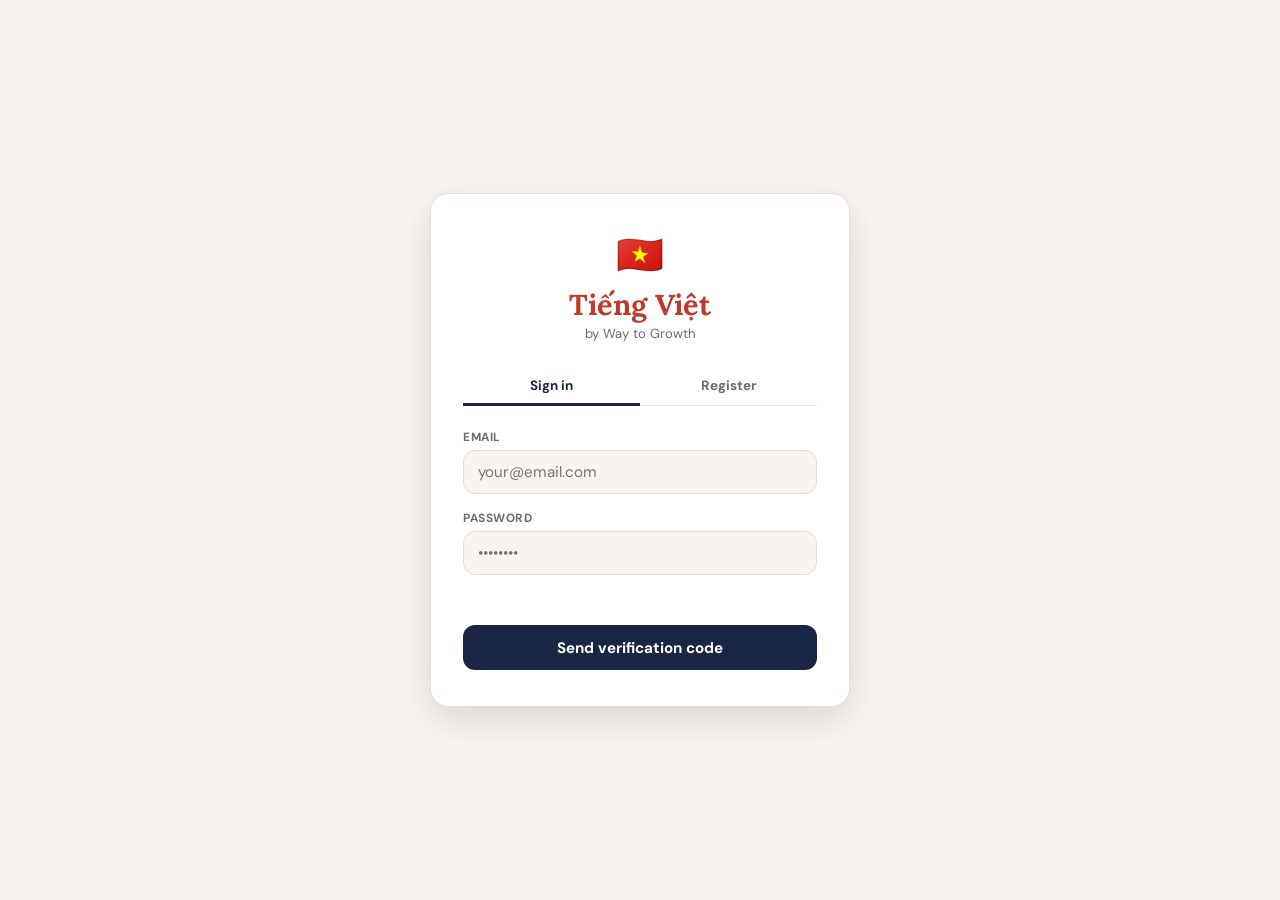
<file: teacher.html>
<!DOCTYPE html>
<html lang="en">
<head>
  <meta charset="UTF-8">
  <meta name="viewport" content="width=device-width, initial-scale=1.0">
  <title>Tiếng Việt — Teacher</title>
  <link rel="preconnect" href="https://fonts.googleapis.com">
  <link href="https://fonts.googleapis.com/css2?family=Lora:ital,wght@0,500;0,700;1,400&family=DM+Sans:wght@300;400;500;600;700&family=JetBrains+Mono:wght@400;600&display=swap" rel="stylesheet">
  <link rel="stylesheet" href="style.css?v=2.0">
  <link rel="stylesheet" href="teacher.css?v=2.0">
  <link rel="stylesheet" href="auth.css?v=1.2">
</head>
<body class="teacher-body">

  <!-- ── TOP BAR ── -->
  <header class="t-header">
    <div class="t-header-inner">
      <div class="t-logo">
        <span class="t-logo-flag">&#x1F1FB;&#x1F1F3;</span>
        <span class="t-logo-text">Tieng Viet <em>Teacher</em></span>
      </div>

      <div class="t-profile-wrap" id="t-profile-wrap">
        <button class="t-profile-btn" id="t-profile-btn">
          <span class="t-profile-avatar" id="t-profile-avatar">?</span>
          <span class="t-profile-name" id="t-profile-name">Loading</span>
          <span class="t-profile-chevron">&#9662;</span>
        </button>

        <div class="t-dropdown" id="t-dropdown">
          <div class="t-dropdown-user">
            <div class="t-dropdown-avatar" id="t-dd-avatar">?</div>
            <div>
              <div class="t-dropdown-fullname" id="t-dd-name">-</div>
              <div class="t-dropdown-email" id="t-dd-email">-</div>
              <div class="t-dropdown-role" id="t-dd-role">-</div>
            </div>
          </div>

          <div class="t-dropdown-divider"></div>

          <button class="t-dropdown-item active" data-view="students">
            <span class="t-dd-icon">&#128105;&#8205;&#127979;</span> Students
          </button>
          <button class="t-dropdown-item" data-view="classes">
            <span class="t-dd-icon">&#127979;</span> Classes
          </button>
          <button class="t-dropdown-item" data-view="content">
            <span class="t-dd-icon">&#9998;&#65039;</span> Content
          </button>

          <div class="t-dropdown-divider"></div>

          <a class="t-dropdown-item" href="feedback.html">
            <span class="t-dd-icon">💬</span> Feedback
          </a>
          <button class="t-dropdown-item" id="dd-change-password">
            <span class="t-dd-icon">&#128273;</span> Change password
            <span class="t-dd-soon">soon</span>
          </button>
          <button class="t-dropdown-item t-dropdown-signout" id="dd-logout">
            <span class="t-dd-icon">&#8617;</span> Sign out
          </button>
        </div>
      </div>
    </div>
  </header>

  <!-- ── MAIN AREA ── -->
  <main class="t-main-full" id="t-main">

    <!-- STUDENTS VIEW -->
    <div id="view-students" class="t-view">
      <div class="t-two-col">
        <aside class="t-list-col">
          <div class="t-list-header"><h2>Students</h2></div>
          <div class="t-roster" id="t-roster"></div>
        </aside>
        <div class="t-detail-col">
          <div class="t-empty-state" id="t-empty-state">
            <span class="t-empty-icon">&#128105;&#8205;&#127979;</span>
            <h3>Select a student</h3>
            <p>Choose a student to view their progress and set their lesson level.</p>
          </div>
          <div class="t-detail" id="t-detail" style="display:none">
            <div class="t-detail-header">
              <div>
                <h2 class="t-student-name" id="t-student-name">-</h2>
                <span class="t-student-meta" id="t-student-meta">-</span>
              </div>
              <div class="t-detail-actions">
                <button class="ghost-btn" id="btn-delete-student" style="display:none">Remove</button>
              </div>
            </div>
            <div class="t-stats-row">
              <div class="t-stat-card"><span class="t-stat-num" id="td-known">0</span><span class="t-stat-label">Cards known</span></div>
              <div class="t-stat-card"><span class="t-stat-num" id="td-accuracy">-</span><span class="t-stat-label">Quiz accuracy</span></div>
              <div class="t-stat-card"><span class="t-stat-num" id="td-streak">0</span><span class="t-stat-label">Best streak</span></div>
              <div class="t-stat-card"><span class="t-stat-num" id="td-last">-</span><span class="t-stat-label">Last active</span></div>
            </div>
            <div class="t-section">
              <div class="t-section-header">
                <h3>Lesson level</h3>
                <span class="t-section-sub">Drag to unlock content up to this lesson</span>
              </div>
              <div class="t-level-editor">
                <div class="t-level-display-row">
                  <span class="t-level-val" id="td-level-val">-</span>
                  <span class="t-level-badge" id="td-level-badge">-</span>
                </div>
                <input type="range" class="lesson-slider" id="td-slider" min="1" max="32" step="1" value="5">
                <div class="slider-ticks"><span>Lesson 1</span><span>10</span><span>20</span><span>32</span></div>
                <div class="t-level-desc" id="td-level-desc"></div>
              </div>
              <button class="t-save-btn" id="btn-save-level">Save level</button>
              <span class="t-save-confirm" id="t-save-confirm"></span>
            </div>
            <div class="t-section">
              <div class="t-section-header">
                <h3>Vocabulary progress</h3>
                <span class="t-section-sub">Cards marked known vs available at their level</span>
              </div>
              <div class="t-deck-progress" id="td-deck-progress"></div>
            </div>
            <div class="t-section">
              <div class="t-section-header">
                <h3>Unlocked words</h3>
                <span class="t-section-sub">All words available to this student right now</span>
              </div>
              <div class="t-unlocked-list" id="td-unlocked-list"></div>
            </div>
          </div>
        </div>
      </div>
    </div>

    <!-- CLASSES VIEW -->
    <div id="view-class" class="t-view" style="display:none">
      <div class="t-two-col">
        <aside class="t-list-col">
          <div class="t-list-header">
            <h2>Classes</h2>
            <button class="t-add-btn" id="btn-add-class">+ New</button>
          </div>
          <div class="t-roster" id="t-class-list"></div>
        </aside>
        <div class="t-detail-col">
          <div class="t-empty-state" id="t-class-empty">
            <span class="t-empty-icon">&#127979;</span>
            <h3>Select a class</h3>
            <p>Choose a class or create a new one.</p>
          </div>
          <div class="t-detail" id="t-class-detail" style="display:none">
            <div class="t-detail-header">
              <div>
                <h2 class="t-student-name" id="tc-name">-</h2>
                <span class="t-student-meta" id="tc-desc">-</span>
              </div>
              <div class="t-detail-actions">
                <button class="ghost-btn" id="btn-delete-class" style="color:var(--red);border-color:var(--red)">Delete class</button>
              </div>
            </div>
            <div class="t-section">
              <div class="t-section-header" style="display:flex;align-items:center;justify-content:space-between">
                <div><h3>Teachers</h3><span class="t-section-sub">Teachers who can manage this class</span></div>
                <button class="t-add-btn" id="btn-add-teacher-to-class">+ Add</button>
              </div>
              <div id="tc-teachers"></div>
            </div>
            <div class="t-section">
              <div class="t-section-header" style="display:flex;align-items:center;justify-content:space-between">
                <div><h3>Students</h3><span class="t-section-sub">Students enrolled in this class</span></div>
                <button class="t-add-btn" id="btn-add-student-to-class">+ Add</button>
              </div>
              <div id="tc-students"></div>
            </div>
          </div>
        </div>
      </div>
    </div>

    <!-- CONTENT VIEW -->
    <div id="view-content" class="t-view" style="display:none">
      <div class="t-two-col">
        <aside class="t-list-col">
          <div class="t-list-header"><h2>Content</h2></div>
          <div class="t-content-nav">
            <button class="t-content-btn active" data-section="cards">Flashcards</button>
            <button class="t-content-btn" data-section="readings">Readings</button>
            <button class="t-content-btn" data-section="questions">Questions</button>
          </div>
        </aside>
        <div class="t-detail-col">
          <div id="content-editor-area"></div>
        </div>
      </div>
    </div>

  </main>

  <!-- ADD CLASS MODAL -->
  <div class="modal-backdrop" id="add-class-modal">
    <div class="modal-box" style="max-width:400px">
      <h2 class="modal-title" style="margin-bottom:.4rem">New class</h2>
      <p class="modal-sub" style="margin-bottom:1.2rem">Create a class to group students and co-teachers.</p>
      <input type="text" class="t-name-input" id="new-class-name" placeholder="Class name e.g. Beginners Tuesday" maxlength="80" autocomplete="off">
      <input type="text" class="t-name-input" id="new-class-desc" placeholder="Description (optional)" maxlength="200" autocomplete="off" style="margin-top:.6rem">
      <div style="display:flex;gap:.7rem;margin-top:1.2rem">
        <button class="modal-confirm-btn" id="btn-confirm-class" style="flex:1">Create class</button>
        <button class="ghost-btn" id="btn-cancel-class" style="flex:0 0 auto;padding:.8rem 1.2rem">Cancel</button>
      </div>
    </div>
  </div>

  <!-- ADD MEMBER MODAL -->
  <div class="modal-backdrop" id="add-member-modal">
    <div class="modal-box" style="max-width:400px">
      <h2 class="modal-title" id="add-member-title" style="margin-bottom:.4rem">Add student</h2>
      <p class="modal-sub" style="margin-bottom:1rem">Select someone to add to this class.</p>
      <div id="add-member-list" style="max-height:280px;overflow-y:auto;display:flex;flex-direction:column;gap:.4rem"></div>
      <div style="margin-top:1rem">
        <button class="ghost-btn" id="btn-cancel-member" style="width:100%">Cancel</button>
      </div>
    </div>
  </div>

  <script src="auth.js?v=1.6"></script>
  <script src="data.js?v=1.2"></script>
  <script src="readings.js?v=1.2"></script>
  <script src="store.js?v=1.2"></script>
  <script src="teacher.js?v=1.5"></script>
  <script src="classes.js?v=1.4"></script>
  <script src="content.js?v=1.4"></script>
  <script>
    validateSession().then(user => {
      if (!user) return;

      // In view-as mode, allow viewing teacher interface
      // Otherwise block non-teachers
      if (!user.view_as && user.role !== 'teacher' && user.role !== 'admin') {
        window.location.href = 'index.html';
        return;
      }

      // Show view-as banner
      if (user.view_as) {
        const banner = document.createElement('div');
        banner.id = 'viewas-banner';
        banner.innerHTML = `
          <span>&#128065; Viewing as <strong>${user.full_name || user.email}</strong> (${user.role}) — Read only</span>
          <button onclick="endViewAs()">&#10005; Exit</button>`;
        document.body.insertBefore(banner, document.body.firstChild);
      }

      // Populate profile info
      const name = user.full_name || user.email;
      const av   = name.trim().split(/\s+/).map(w => w[0].toUpperCase()).slice(0, 2).join('');
      const role = user.role.charAt(0).toUpperCase() + user.role.slice(1);

      document.getElementById('t-profile-avatar').textContent = av;
      document.getElementById('t-profile-name').textContent   = name.split(' ')[0];
      document.getElementById('t-dd-avatar').textContent      = av;
      document.getElementById('t-dd-name').textContent        = name;
      document.getElementById('t-dd-email').textContent       = user.email;
      document.getElementById('t-dd-role').textContent        = role;

      // Dropdown toggle
      const btn      = document.getElementById('t-profile-btn');
      const dropdown = document.getElementById('t-dropdown');
      btn.addEventListener('click', e => {
        e.stopPropagation();
        dropdown.classList.toggle('open');
      });
      document.addEventListener('click', () => dropdown.classList.remove('open'));
      dropdown.addEventListener('click', e => e.stopPropagation());

      // Sign out / exit view-as
      document.getElementById('dd-logout').addEventListener('click',
        user.view_as ? endViewAs : logout);

      // Change password stub
      document.getElementById('dd-change-password').addEventListener('click', () => {
        if (user.view_as) return;
        alert('Change password coming soon.');
        dropdown.classList.remove('open');
      });
    });
  </script>

  <footer class="site-footer">
    <div class="site-footer-inner">
      <div class="site-footer-links">
        <a href="https://linkedin.com/wf.wiltenburg" target="_blank" rel="noopener" class="footer-icon-link" title="LinkedIn">
          <svg xmlns="http://www.w3.org/2000/svg" width="18" height="18" viewBox="0 0 24 24" fill="currentColor">
            <path d="M20.447 20.452h-3.554v-5.569c0-1.328-.027-3.037-1.852-3.037-1.853 0-2.136 1.445-2.136 2.939v5.667H9.351V9h3.414v1.561h.046c.477-.9 1.637-1.85 3.37-1.85 3.601 0 4.267 2.37 4.267 5.455v6.286zM5.337 7.433a2.062 2.062 0 01-2.063-2.065 2.064 2.064 0 112.063 2.065zm1.782 13.019H3.555V9h3.564v11.452zM22.225 0H1.771C.792 0 0 .774 0 1.729v20.542C0 23.227.792 24 1.771 24h20.451C23.2 24 24 23.227 24 22.271V1.729C24 .774 23.2 0 22.222 0h.003z"/>
          </svg>
        </a>
        <a href="https://wiltenburgit.nl" target="_blank" rel="noopener" class="footer-link">Wiltenburg IT</a>
        <a href="mailto:info@waytogrowth.nl" class="footer-link">Contact</a>
        <a href="#" class="footer-link footer-link-placeholder">Terms &amp; Conditions</a>
        <a href="https://ko-fi.com/wimmelstein" target="_blank" rel="noopener" class="footer-link footer-support">☕ Support me</a>
      </div>
      <div class="site-footer-made">
        Made by <a href="https://wiltenburgit.nl" target="_blank" rel="noopener">Wiltenburg IT</a>
      </div>
    </div>
  </footer>
</body>
</html>
</file>
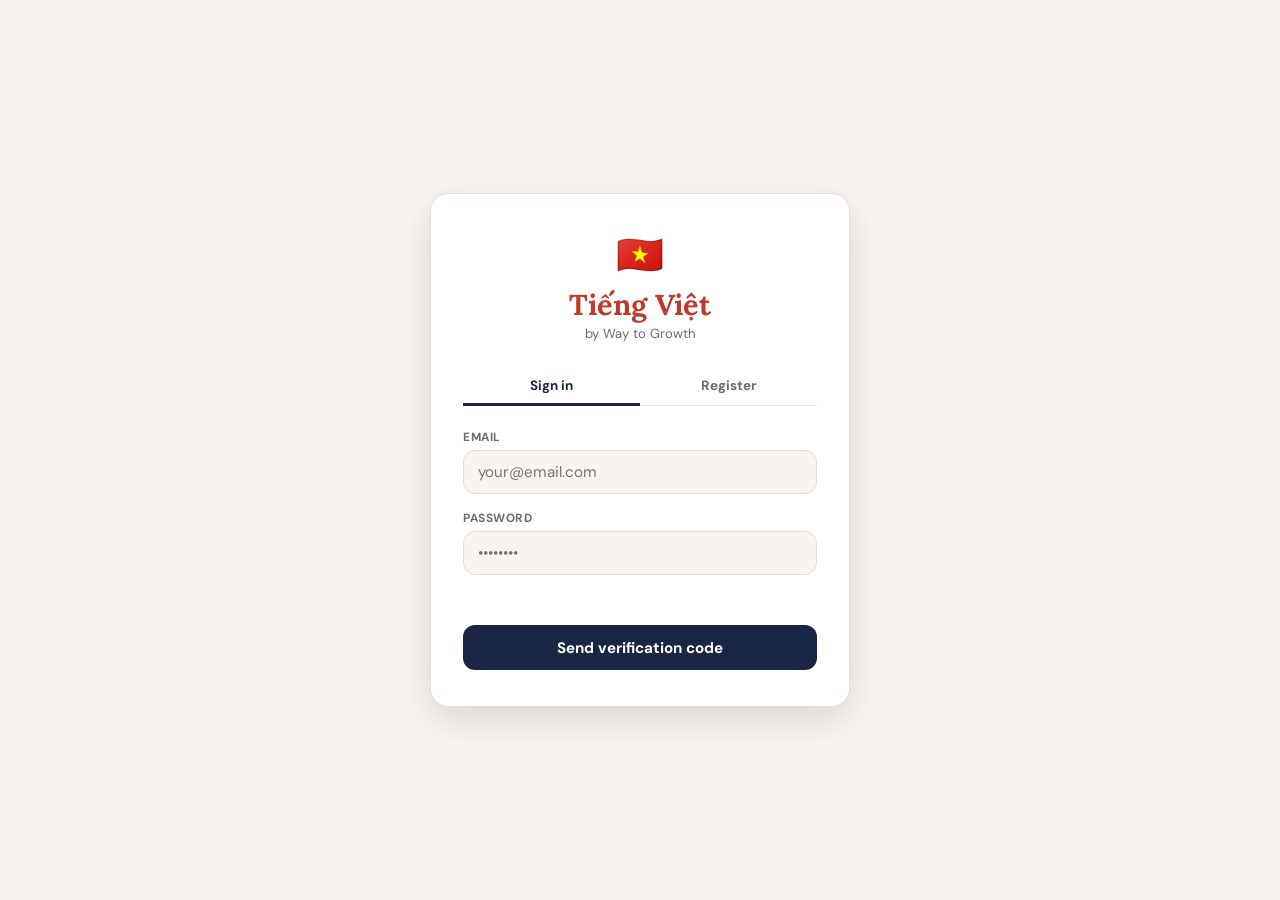
<file: verify.html>
<!DOCTYPE html>
<html lang="en">
<head>
  <meta charset="UTF-8">
  <meta name="viewport" content="width=device-width, initial-scale=1.0">
  <title>Tiếng Việt — Verify</title>
  <link rel="preconnect" href="https://fonts.googleapis.com">
  <link href="https://fonts.googleapis.com/css2?family=Lora:ital,wght@0,500;0,700;1,400&family=DM+Sans:wght@300;400;500;600;700&display=swap" rel="stylesheet">
  <link rel="stylesheet" href="style.css?v=1.1">
  <link rel="stylesheet" href="auth.css?v=1.1">
</head>
<body class="auth-body">

  <div class="auth-card">
    <div class="auth-logo">
      <span class="auth-flag">🇻🇳</span>
      <h1 class="auth-title">Check your email</h1>
    </div>

    <p class="auth-verify-sub" id="verify-sub">
      We sent a 6-digit code to <strong id="verify-email">—</strong>
    </p>

    <form id="form-verify" novalidate>
      <div class="auth-field">
        <label class="auth-label">Verification code</label>
        <input class="auth-input auth-otp-input" type="text" id="otp-input"
               placeholder="000000" maxlength="6"
               inputmode="numeric" pattern="\d{6}"
               autocomplete="one-time-code" autofocus>
      </div>

      <!-- Countdown ring -->
      <div class="otp-countdown-wrap">
        <svg class="otp-ring" viewBox="0 0 44 44">
          <circle class="otp-ring-bg"    cx="22" cy="22" r="18"/>
          <circle class="otp-ring-fill"  cx="22" cy="22" r="18" id="otp-ring-fill"/>
        </svg>
        <span class="otp-countdown-num" id="otp-countdown">60</span>
      </div>

      <p class="otp-expired-msg" id="otp-expired" style="display:none">
        Code expired. <a href="#" id="resend-link">Send a new one →</a>
      </p>

      <div class="auth-error" id="verify-error"></div>

      <button class="auth-btn" type="submit" id="verify-submit">
        <span class="btn-text">Verify</span>
        <span class="btn-spinner" style="display:none">Checking…</span>
      </button>
    </form>

    <p class="auth-back"><a href="login.html">← Back to sign in</a></p>
  </div>

  <script src="auth.js?v=1.1"></script>
  <script>
    const uid   = sessionStorage.getItem('vn-pending-uid');
    const email = sessionStorage.getItem('vn-pending-email');
    const role  = sessionStorage.getItem('vn-pending-role');

    if (!uid) window.location.href = 'login.html';

    document.getElementById('verify-email').textContent = email || '—';

    // ── Countdown ──────────────────────────────
    const TOTAL = 60;
    const CIRCUMFERENCE = 2 * Math.PI * 18; // r=18
    const ringFill = document.getElementById('otp-ring-fill');
    ringFill.style.strokeDasharray  = CIRCUMFERENCE;
    ringFill.style.strokeDashoffset = 0;

    let remaining = TOTAL;
    const countEl   = document.getElementById('otp-countdown');
    const expiredEl = document.getElementById('otp-expired');
    const submitBtn = document.getElementById('verify-submit');

    const tick = setInterval(() => {
      remaining--;
      countEl.textContent = remaining;
      ringFill.style.strokeDashoffset = CIRCUMFERENCE * (1 - remaining / TOTAL);

      if (remaining <= 0) {
        clearInterval(tick);
        countEl.textContent = '0';
        expiredEl.style.display = 'block';
        submitBtn.disabled = true;
      } else if (remaining <= 10) {
        ringFill.style.stroke = 'var(--red)';
        countEl.style.color   = 'var(--red)';
      }
    }, 1000);

    // ── Auto-submit when 6 digits entered ──────
    document.getElementById('otp-input').addEventListener('input', function() {
      this.value = this.value.replace(/\D/g, '').slice(0, 6);
      if (this.value.length === 6 && remaining > 0) {
        document.getElementById('form-verify').requestSubmit();
      }
    });

    // ── Submit ─────────────────────────────────
    document.getElementById('form-verify').addEventListener('submit', async e => {
      e.preventDefault();
      const code   = document.getElementById('otp-input').value.trim();
      const errEl  = document.getElementById('verify-error');
      const btn    = document.getElementById('verify-submit');

      if (code.length !== 6) { errEl.textContent = 'Enter the 6-digit code.'; return; }

      errEl.textContent = '';
      btn.querySelector('.btn-text').style.display = 'none';
      btn.querySelector('.btn-spinner').style.display = '';
      btn.disabled = true;

      try {
        const res = await api('verify.php', { user_id: parseInt(uid), code });

        if (res.pending_approval) {
          // Teacher verified but awaiting admin
          sessionStorage.removeItem('vn-pending-uid');
          sessionStorage.removeItem('vn-pending-email');
          sessionStorage.removeItem('vn-pending-role');
          window.location.href = 'pending.html';
          return;
        }

        // Store session
        localStorage.setItem('vn-token',    res.token);
        localStorage.setItem('vn-role',     res.role);
        localStorage.setItem('vn-uid',      res.user_id);
        localStorage.setItem('vn-name',     res.full_name || res.email);
        localStorage.setItem('vn-lessons',  res.lessons);
        localStorage.setItem('vn-known',    JSON.stringify(res.known || []));
        localStorage.setItem('vn-qscore',   res.q_score);
        localStorage.setItem('vn-qtotal',   res.q_total);
        localStorage.setItem('vn-streak',   res.streak);

        sessionStorage.removeItem('vn-pending-uid');
        sessionStorage.removeItem('vn-pending-email');
        sessionStorage.removeItem('vn-pending-role');

        // Redirect by role
        if (res.role === 'admin')        window.location.href = 'admin.html';
        else if (res.role === 'teacher') window.location.href = 'teacher.html';
        else                             window.location.href = 'index.html';

      } catch (err) {
        errEl.textContent = err.message;
        btn.querySelector('.btn-text').style.display = '';
        btn.querySelector('.btn-spinner').style.display = 'none';
        btn.disabled = remaining > 0 ? false : true;
      }
    });

    // ── Resend ─────────────────────────────────
    document.getElementById('resend-link').addEventListener('click', async e => {
      e.preventDefault();
      window.location.href = 'login.html';
    });
  </script>
</body>
</html>
</file>
<file: style.css>
/* ─────────────────────────────────────────────
   style.css — Vietnamese Study App
   ───────────────────────────────────────────── */

/* ── TOKENS ── */
:root {
  --red:        #C0392B;
  --red-deep:   #962d22;
  --red-pale:   #fceae8;
  --gold:       #c9a227;
  --gold-pale:  #fdf6e3;
  --navy:       #1a2744;
  --navy-mid:   #263562;
  --teal:       #0e6b6a;
  --teal-pale:  #e0f2f2;
  --ink:        #1c1c1e;
  --ink-mid:    #404045;
  --ink-soft:   #6b6b70;
  --bg:         #f8f5f0;
  --surface:    #ffffff;
  --border:     #e2ddd6;
  --border-mid: #ccc7be;
  --shadow-sm:  0 1px 4px rgba(0,0,0,.08);
  --shadow-md:  0 4px 16px rgba(0,0,0,.1);
  --shadow-lg:  0 12px 40px rgba(0,0,0,.13);
  --radius:     12px;
  --radius-lg:  18px;
  --font-body:  'DM Sans', sans-serif;
  --font-serif: 'Lora', serif;
  --font-mono:  'JetBrains Mono', monospace;
}

/* ── RESET ── */
*, *::before, *::after { box-sizing: border-box; margin: 0; padding: 0; }
body { font-family: var(--font-body); background: var(--bg); color: var(--ink); min-height: 100vh; height: 100%; display: flex; flex-direction: column; }
html { height: 100%; scroll-behavior: smooth; }
button { font-family: var(--font-body); cursor: pointer; }
input  { font-family: var(--font-body); }

/* ── ANIMATION ── */
@keyframes fadeUp {
  from { opacity: 0; transform: translateY(10px); }
  to   { opacity: 1; transform: translateY(0); }
}
@keyframes pulseRed {
  0%, 100% { box-shadow: 0 0 0 0 rgba(192,57,43,.35); }
  50%       { box-shadow: 0 0 0 8px rgba(192,57,43,0); }
}

/* ── NAV ── */
#main-nav {
  position: sticky; top: 0; z-index: 200;
  height: 56px;
  background: var(--navy);
  display: flex; align-items: center;
  padding: 0 1.5rem;
  gap: 0;
  box-shadow: 0 2px 12px rgba(0,0,0,.25);
}
.nav-logo {
  font-family: var(--font-serif);
  font-size: 1.15rem;
  color: #fff;
  margin-right: auto;
  letter-spacing: .3px;
}
.nav-logo em { font-style: normal; color: var(--gold); }

.nav-links { display: flex; height: 100%; }
.nav-btn {
  height: 100%;
  padding: 0 1rem;
  background: none; border: none;
  color: rgba(255,255,255,.55);
  font-size: .78rem; font-weight: 600;
  letter-spacing: .5px; text-transform: uppercase;
  border-bottom: 3px solid transparent;
  transition: color .15s, border-color .15s;
  /* anchor reset */
  display: inline-flex; align-items: center;
  text-decoration: none;
  font-family: var(--font-body);
}
.nav-btn:hover { color: rgba(255,255,255,.88); }
.nav-btn.active { color: var(--gold); border-bottom-color: var(--gold); }

/* ── PAGES ── */
.page { display: none; width: 100%; max-width: 1100px; margin: 0 auto; padding: 2rem 1.5rem 5rem; }
.page.active { display: block; animation: fadeUp .28s ease; }

/* ── SHARED HEADERS ── */
.page-header { margin-bottom: 1.4rem; }
.page-header h2 {
  font-family: var(--font-serif);
  font-size: 1.75rem;
  color: var(--navy);
  margin-bottom: .25rem;
}
.page-header p { color: var(--ink-soft); font-size: .88rem; }
.h2-small { font-size: 1.25rem !important; }

/* ── GHOST BUTTON ── */
.ghost-btn {
  padding: .4rem .9rem;
  border: 1.5px solid var(--border-mid);
  border-radius: 99px;
  background: var(--surface);
  font-size: .78rem; font-weight: 600;
  color: var(--ink-mid);
  transition: border-color .15s, color .15s, background .15s;
}
.ghost-btn:hover { border-color: var(--navy); color: var(--navy); background: var(--bg); }
.ghost-btn.small { padding: .28rem .7rem; font-size: .72rem; }
.ghost-btn.active { background: var(--navy); color: #fff; border-color: var(--navy); }

/* Card direction badge */
.card-dir-badge {
  display: inline-block;
  font-size: .62rem; font-weight: 700;
  text-transform: uppercase; letter-spacing: .5px;
  padding: .12rem .4rem; border-radius: 4px;
  background: var(--teal-pale); color: var(--teal);
  margin-left: .3rem; vertical-align: middle;
}

/* ══════════════════════════════════════════════
   HOME
══════════════════════════════════════════════ */
.home-hero {
  text-align: center;
  padding: 2.5rem 0 1.5rem;
}
.hero-flag { font-size: 2.8rem; display: block; margin-bottom: .6rem; }
.hero-title {
  font-family: var(--font-serif);
  font-size: clamp(2.4rem, 6vw, 3.5rem);
  color: var(--red);
  margin-bottom: .3rem;
}
.hero-sub { color: var(--ink-soft); font-size: .9rem; }

.home-stats {
  display: flex; flex-wrap: wrap; gap: 1rem;
  background: var(--navy);
  border-radius: var(--radius-lg);
  padding: 1.2rem 1.5rem;
  margin: 1.5rem 0;
}
.stat-block { text-align: center; flex: 1 1 80px; }
.stat-num  { display: block; font-size: 1.7rem; font-weight: 700; color: var(--gold); font-variant-numeric: tabular-nums; }
.stat-num.muted { color: rgba(255,255,255,.4); }
.stat-label { font-size: .68rem; color: rgba(255,255,255,.55); text-transform: uppercase; letter-spacing: .6px; }

.feature-grid {
  display: grid;
  grid-template-columns: repeat(auto-fill, minmax(210px, 1fr));
  gap: 1rem;
}
.feature-tile {
  background: var(--surface);
  border: 1px solid var(--border);
  border-radius: var(--radius-lg);
  padding: 1.4rem;
  text-align: left;
  transition: transform .18s, box-shadow .18s, border-color .18s;
  box-shadow: var(--shadow-sm);
}
.feature-tile:hover {
  transform: translateY(-3px);
  box-shadow: var(--shadow-md);
  border-color: var(--red);
}
.tile-icon { font-size: 1.7rem; display: block; margin-bottom: .5rem; }
.feature-tile h3 { font-size: .92rem; font-weight: 700; color: var(--navy); margin-bottom: .3rem; }
.feature-tile p  { font-size: .8rem; color: var(--ink-soft); line-height: 1.5; }

/* ══════════════════════════════════════════════
   FLASHCARDS
══════════════════════════════════════════════ */
.deck-row {
  display: flex; flex-wrap: wrap; gap: .45rem;
  margin-bottom: 1.4rem;
}
.deck-chip {
  padding: .32rem .85rem;
  border-radius: 99px;
  border: 1.5px solid var(--border);
  background: var(--surface);
  font-size: .76rem; font-weight: 600;
  color: var(--ink-mid);
  transition: all .15s;
}
.deck-chip:hover { border-color: var(--red); color: var(--red); }
.deck-chip.active { background: var(--red); color: #fff; border-color: var(--red); }

/* The card stage */
.card-stage {
  background: var(--surface);
  border: 1px solid var(--border);
  border-radius: var(--radius-lg);
  min-height: 280px;
  box-shadow: var(--shadow-md);
  overflow: hidden;
  margin-bottom: .8rem;
}

/* Card states — JS adds .state-* classes */
.card-body {
  display: flex;
  flex-direction: column;
  align-items: center;
  justify-content: center;
  padding: 2.5rem 2rem;
  min-height: 280px;
  text-align: center;
  gap: 0;
  transition: background .2s;
}

/* Front: just show the Vietnamese */
.card-state-front .card-viet {
  font-family: var(--font-serif);
  font-size: clamp(1.8rem, 5vw, 2.6rem);
  font-weight: 700;
  color: var(--navy);
  line-height: 1.2;
  margin-bottom: .5rem;
}
.card-state-front .card-category {
  font-size: .68rem;
  font-weight: 700;
  letter-spacing: .8px;
  text-transform: uppercase;
  color: var(--ink-soft);
  margin-bottom: 1.5rem;
}
.card-state-front .card-reveal-btn {
  margin-top: 1rem;
  padding: .55rem 1.4rem;
  background: var(--navy);
  color: #fff;
  border: none;
  border-radius: 99px;
  font-size: .82rem;
  font-weight: 700;
  transition: background .15s;
}
.card-state-front .card-reveal-btn:hover { background: var(--red); }

/* Revealed: show answer + buttons */
.card-state-revealed {
  background: var(--bg);
}
.card-state-revealed .card-viet {
  font-family: var(--font-serif);
  font-size: clamp(1.4rem, 4vw, 2rem);
  font-weight: 700;
  color: var(--red);
  margin-bottom: .35rem;
}
.card-state-revealed .card-eng {
  font-size: 1.15rem;
  font-weight: 600;
  color: var(--navy);
  margin-bottom: .3rem;
}
.card-state-revealed .card-note {
  font-size: .8rem;
  color: var(--ink-soft);
  font-style: italic;
  max-width: 420px;
  line-height: 1.5;
  margin-bottom: 1.4rem;
}
.card-mark-row {
  display: flex; gap: .7rem;
  margin-top: .5rem;
}
.mark-btn {
  padding: .5rem 1.3rem;
  border-radius: 99px;
  border: 1.5px solid;
  font-size: .82rem; font-weight: 700;
  transition: all .15s;
}
.mark-btn.again { border-color: #d9534f; color: #d9534f; background: #fff; }
.mark-btn.again:hover { background: #d9534f; color: #fff; }
.mark-btn.got-it { border-color: #27ae60; color: #27ae60; background: #fff; }
.mark-btn.got-it:hover { background: #27ae60; color: #fff; }

/* Footer */
.card-footer {
  display: flex; align-items: center; justify-content: space-between;
  padding: .3rem 0;
}
.card-counter { font-size: .8rem; color: var(--ink-soft); font-variant-numeric: tabular-nums; }
.known-count  { font-size: .78rem; color: var(--teal); font-weight: 600; }
.card-progress-wrap {
  height: 5px;
  background: var(--border);
  border-radius: 99px;
  overflow: hidden;
  margin-top: .5rem;
}
.card-progress-fill {
  height: 100%;
  background: linear-gradient(90deg, var(--teal), var(--gold));
  border-radius: 99px;
  transition: width .35s ease;
  width: 0%;
}

/* ══════════════════════════════════════════════
   QUIZ
══════════════════════════════════════════════ */
.quiz-toolbar {
  display: flex; align-items: center;
  flex-wrap: wrap; gap: 1rem;
  margin-bottom: 1.4rem;
}
.quiz-mode-group { display: flex; gap: .35rem; flex-wrap: wrap; }
.mode-btn {
  padding: .38rem .9rem;
  border-radius: 8px;
  border: 1.5px solid var(--border);
  background: var(--surface);
  font-size: .78rem; font-weight: 600;
  color: var(--ink-mid);
  transition: all .15s;
}
.mode-btn:hover { border-color: var(--navy); color: var(--navy); }
.mode-btn.active { background: var(--navy); color: #fff; border-color: var(--navy); }

.quiz-score-group {
  margin-left: auto;
  display: flex; align-items: center; gap: .6rem;
  font-size: .82rem; font-weight: 600; color: var(--ink-soft);
}

/* Quiz card */
.quiz-card {
  background: var(--surface);
  border: 1px solid var(--border);
  border-radius: var(--radius-lg);
  padding: 1.8rem;
  box-shadow: var(--shadow-md);
  min-height: 260px;
  display: flex; flex-direction: column;
}
.q-label {
  font-size: .68rem; font-weight: 700;
  text-transform: uppercase; letter-spacing: .9px;
  color: var(--ink-soft);
  margin-bottom: .5rem;
}
.q-prompt {
  font-family: var(--font-serif);
  font-size: clamp(1.3rem, 4vw, 1.9rem);
  color: var(--red);
  line-height: 1.3;
  margin-bottom: .3rem;
}
.q-sub {
  font-size: .83rem;
  color: var(--ink-soft);
  font-style: italic;
  margin-bottom: 1.4rem;
}

/* MC options */
.mc-options {
  display: grid;
  grid-template-columns: 1fr 1fr;
  gap: .6rem;
  margin-top: auto;
}
.mc-option {
  padding: .7rem .9rem;
  border-radius: var(--radius);
  border: 1.5px solid var(--border);
  background: var(--bg);
  font-size: .86rem;
  text-align: left;
  font-weight: 500;
  color: var(--ink);
  line-height: 1.4;
  transition: border-color .15s, background .15s, transform .12s;
}
.mc-option:hover:not(:disabled) {
  border-color: var(--navy);
  background: var(--surface);
  transform: translateY(-1px);
}
.mc-option.correct { background: #d5f5e3; border-color: #27ae60; color: #1a7a43; }
.mc-option.wrong   { background: var(--red-pale); border-color: var(--red); color: var(--red-deep); }
.mc-option:disabled { cursor: default; }

/* Type input */
.type-row {
  display: flex; gap: .6rem;
  margin-top: auto;
}
.type-input {
  flex: 1;
  padding: .7rem 1rem;
  border: 1.5px solid var(--border);
  border-radius: var(--radius);
  font-size: .95rem;
  outline: none;
  background: var(--bg);
  transition: border-color .15s, background .15s;
}
.type-input:focus { border-color: var(--navy); background: var(--surface); }
.type-input.correct { border-color: #27ae60; background: #d5f5e3; }
.type-input.wrong   { border-color: var(--red); background: var(--red-pale); }

.check-btn {
  padding: .7rem 1.4rem;
  background: var(--navy);
  color: #fff; border: none;
  border-radius: var(--radius);
  font-size: .86rem; font-weight: 700;
  transition: background .15s;
  white-space: nowrap;
}
.check-btn:hover { background: var(--red); }
.check-btn:disabled { opacity: .4; cursor: default; }

/* Open question */
.open-prompt {
  font-size: 1rem;
  color: var(--ink);
  line-height: 1.6;
  margin-bottom: 1rem;
  font-weight: 500;
}
.open-hints { margin-bottom: 1rem; }
.hint-chip {
  display: inline-block;
  background: var(--teal-pale);
  color: var(--teal);
  border-radius: 6px;
  font-size: .75rem; font-weight: 600;
  padding: .2rem .5rem;
  margin: .2rem .2rem 0 0;
}
.open-textarea {
  width: 100%;
  min-height: 90px;
  padding: .8rem 1rem;
  border: 1.5px solid var(--border);
  border-radius: var(--radius);
  font-size: .9rem;
  font-family: var(--font-body);
  resize: vertical;
  outline: none;
  background: var(--bg);
  transition: border-color .15s;
  margin-bottom: .8rem;
}
.open-textarea:focus { border-color: var(--navy); background: var(--surface); }
.open-action-row { display: flex; gap: .6rem; flex-wrap: wrap; }

/* Open question verdict */
.open-verdict {
  display: none;
  margin: .6rem 0 .2rem;
}
.open-verdict.show { display: block; animation: fadeUp .2s ease; }
.open-verdict-msg {
  font-size: .9rem; font-weight: 600;
  display: inline-block;
  padding: .45rem .9rem;
  border-radius: var(--radius);
}
.open-verdict-msg.ok    { background: #d5f5e3; color: #1a7a43; }
.open-verdict-msg.close { background: #fef9c3; color: #854d0e; }
.open-verdict-msg.bad   { background: var(--red-pale); color: var(--red-deep); }
.reveal-model-btn {
  padding: .5rem 1.1rem;
  border: 1.5px solid var(--gold);
  background: var(--gold-pale);
  color: #7a5c00;
  border-radius: 99px;
  font-size: .8rem; font-weight: 700;
  transition: all .15s;
}
.reveal-model-btn:hover { background: var(--gold); color: #fff; }
.model-answer {
  margin-top: .8rem;
  padding: .9rem 1rem;
  background: var(--gold-pale);
  border-left: 4px solid var(--gold);
  border-radius: 0 var(--radius) var(--radius) 0;
  font-size: .86rem;
  line-height: 1.6;
  color: var(--ink-mid);
  display: none;
}
.model-answer.visible { display: block; animation: fadeUp .2s ease; }
.model-answer strong { color: var(--red); }
.q-tags { display: flex; gap: .3rem; flex-wrap: wrap; margin-bottom: .7rem; }
.q-tag {
  font-size: .65rem; font-weight: 700;
  letter-spacing: .4px; text-transform: uppercase;
  padding: .15rem .45rem;
  border-radius: 4px;
  background: var(--teal-pale); color: var(--teal);
}

/* Feedback row */
.feedback-row {
  display: flex; align-items: flex-start;
  justify-content: space-between;
  gap: .8rem; flex-wrap: wrap;
  margin-top: .9rem;
  display: none;
}
.feedback-row.visible { display: flex; animation: fadeUp .18s ease; }
.feedback-left { display: flex; flex-direction: column; gap: .4rem; flex: 1; }
.feedback-msg { font-size: .88rem; font-weight: 600; display: flex; align-items: center; gap: .35rem; }
.feedback-msg.ok  { color: #27ae60; }
.feedback-msg.bad { color: var(--red); }
.why-tip {
  font-size: .8rem;
  color: var(--ink-mid);
  background: var(--gold-pale);
  border-left: 3px solid var(--gold);
  padding: .4rem .7rem;
  border-radius: 0 6px 6px 0;
  line-height: 1.5;
  max-width: 480px;
}
.next-btn {
  padding: .4rem 1rem;
  background: var(--navy); color: #fff;
  border: none; border-radius: 99px;
  font-size: .8rem; font-weight: 700;
  transition: background .15s;
  align-self: flex-start;
}
.next-btn:hover { background: var(--red); }

/* ══════════════════════════════════════════════
   VOCAB
══════════════════════════════════════════════ */
.vocab-search-row { margin-bottom: 1rem; }
.vocab-search-input {
  width: 100%;
  padding: .7rem 1rem;
  border: 1.5px solid var(--border);
  border-radius: var(--radius);
  font-size: .92rem;
  outline: none;
  background: var(--surface);
  transition: border-color .15s;
}
.vocab-search-input:focus { border-color: var(--navy); }

.vocab-cat-row {
  display: flex; flex-wrap: wrap; gap: .35rem;
  margin-bottom: 1rem;
}
.cat-chip {
  padding: .28rem .75rem;
  border-radius: 99px;
  border: 1.5px solid var(--border);
  background: var(--surface);
  font-size: .74rem; font-weight: 600;
  color: var(--ink-mid);
  transition: all .15s;
}
.cat-chip:hover { border-color: var(--teal); color: var(--teal); }
.cat-chip.active { background: var(--teal); color: #fff; border-color: var(--teal); }

.vocab-table {
  background: var(--surface);
  border: 1px solid var(--border);
  border-radius: var(--radius-lg);
  overflow: hidden;
  box-shadow: var(--shadow-sm);
}
.vocab-row {
  display: grid;
  grid-template-columns: 1.2fr 1.2fr 1fr;
  border-bottom: 1px solid var(--border);
  transition: background .12s;
}
.vocab-row:last-child { border-bottom: none; }
.vocab-row:not(.vocab-header):hover { background: var(--bg); }
.vocab-header { background: var(--navy); }
.vocab-cell {
  padding: .65rem .9rem;
  font-size: .84rem;
  border-right: 1px solid var(--border);
}
.vocab-cell:last-child { border-right: none; }
.vocab-header .vocab-cell {
  font-size: .68rem; font-weight: 700;
  text-transform: uppercase; letter-spacing: .6px;
  color: rgba(255,255,255,.6);
  border-right-color: rgba(255,255,255,.1);
}
.vocab-cell.vn   { font-weight: 700; color: var(--red); font-size: .9rem; }
.vocab-cell.en   { color: var(--ink-mid); }
.vocab-cell.note { color: var(--ink-soft); font-style: italic; font-size: .78rem; }
.vocab-empty { text-align: center; padding: 2rem; color: var(--ink-soft); font-style: italic; }

/* ══════════════════════════════════════════════
   GRAMMAR
══════════════════════════════════════════════ */
.grammar-block {
  background: var(--surface);
  border: 1px solid var(--border);
  border-radius: var(--radius-lg);
  overflow: hidden;
  margin-bottom: 1rem;
  box-shadow: var(--shadow-sm);
}
.grammar-toggle-btn {
  width: 100%;
  display: flex; align-items: center; justify-content: space-between;
  padding: .9rem 1.2rem;
  background: var(--navy);
  border: none; color: #fff;
  font-size: .9rem; font-weight: 700;
  text-align: left;
  transition: background .15s;
}
.grammar-toggle-btn:hover { background: var(--navy-mid); }
.grammar-toggle-icon { font-size: 1rem; opacity: .65; transition: transform .2s; }
.grammar-toggle-btn.open .grammar-toggle-icon { transform: rotate(180deg); }

.grammar-body { display: none; padding: .9rem 1.2rem; }
.grammar-body.open { display: block; animation: fadeUp .18s ease; }

.grammar-rule {
  display: flex; gap: .8rem; align-items: flex-start;
  padding: .55rem 0;
  border-bottom: 1px solid var(--border);
}
.grammar-rule:last-child { border-bottom: none; }
.grammar-pattern {
  font-family: var(--font-mono);
  font-size: .78rem; font-weight: 600;
  background: var(--teal-pale); color: var(--teal);
  padding: .22rem .55rem; border-radius: 5px;
  white-space: nowrap; flex-shrink: 0;
}
.grammar-ex-wrap { font-size: .84rem; line-height: 1.5; color: var(--ink-mid); }
.grammar-ex-wrap b { color: var(--red); font-weight: 700; }
.grammar-tr { font-size: .78rem; color: var(--ink-soft); font-style: italic; }

.confusable-grid {
  display: grid;
  grid-template-columns: repeat(auto-fill, minmax(200px, 1fr));
  gap: .8rem;
}
.confusable-card {
  background: var(--surface);
  border: 1px solid var(--border);
  border-radius: var(--radius);
  padding: 1rem;
  box-shadow: var(--shadow-sm);
}
.confusable-word { font-size: 1rem; font-weight: 700; color: var(--red); }
.confusable-eng  { font-size: .78rem; color: var(--ink-soft); display: block; margin-bottom: .35rem; }
.confusable-vs   { font-size: .72rem; color: var(--border-mid); text-align: center; margin: .3rem 0; }
.confusable-note { font-size: .75rem; color: var(--teal); font-style: italic; margin-top: .4rem; }

/* ══════════════════════════════════════════════
   TONES
══════════════════════════════════════════════ */
.tone-cards {
  display: grid;
  grid-template-columns: repeat(3, 1fr);
  gap: .9rem;
  margin-bottom: 1.5rem;
}
@media (max-width: 540px) { .tone-cards { grid-template-columns: 1fr 1fr; } }

.tone-card {
  background: var(--surface);
  border: 1px solid var(--border);
  border-radius: var(--radius);
  padding: 1.1rem;
  text-align: center;
  border-top: 4px solid var(--red);
  box-shadow: var(--shadow-sm);
  transition: transform .18s, box-shadow .18s;
}
.tone-card:hover { transform: translateY(-2px); box-shadow: var(--shadow-md); }
.tone-clickable { cursor: pointer; }
.tone-speak-hint {
  font-size: .65rem; color: var(--ink-soft);
  margin-top: .4rem; opacity: .5;
  transition: opacity .15s;
}
.tone-clickable:hover .tone-speak-hint { opacity: 1; }
.tone-playing {
  animation: tonePulse .6s ease;
}
@keyframes tonePulse {
  0%   { transform: scale(1); }
  40%  { transform: scale(1.06); box-shadow: var(--shadow-md); }
  100% { transform: scale(1); }
}
.tone-symbol { font-family: var(--font-serif); font-size: 2.2rem; font-weight: 700; line-height: 1; display: block; margin-bottom: .3rem; }
.tone-name   { font-size: .74rem; font-weight: 700; text-transform: uppercase; letter-spacing: .4px; color: var(--navy); margin-bottom: .25rem; }
.tone-desc   { font-size: .75rem; color: var(--ink-soft); line-height: 1.45; }
.tone-ex     { font-size: .78rem; font-weight: 600; color: var(--teal); margin-top: .35rem; }

.tone-practice-panel {
  background: var(--navy);
  border-radius: var(--radius-lg);
  padding: 1.4rem 1.5rem;
  text-align: center; color: #fff;
}
.tone-practice-panel h3 { font-family: var(--font-serif); font-size: 1.1rem; color: var(--gold); margin-bottom: .25rem; }
.tone-hint { font-size: .78rem; opacity: .55; margin-bottom: .8rem; }

.tone-series { display: flex; justify-content: center; gap: .8rem; flex-wrap: wrap; }
.tone-item {
  background: rgba(255,255,255,.1);
  border-radius: 10px;
  padding: .7rem .9rem;
  cursor: default;
  text-align: center;
  min-width: 80px;
}
.tone-item .t-word    { font-family: var(--font-serif); font-size: 1.5rem; font-weight: 700; color: var(--gold); display: block; }
.tone-item .t-tone    { font-size: .66rem; opacity: .55; text-transform: uppercase; letter-spacing: .4px; display: block; margin-top: .15rem; }
.tone-item .t-meaning { font-size: .72rem; opacity: .75; display: block; margin-top: .1rem; }

#tone-sentences {
  background: var(--surface);
  border: 1px solid var(--border);
  border-radius: var(--radius-lg);
  overflow: hidden;
  box-shadow: var(--shadow-sm);
}

/* ── RESPONSIVE ── */
@media (max-width: 600px) {
  .page { padding: 1.5rem 1rem 3rem; }
  .mc-options { grid-template-columns: 1fr; }
  .nav-btn { padding: 0 .65rem; font-size: .7rem; }
}

/* ══════════════════════════════════════════════
   LESSON MODAL
══════════════════════════════════════════════ */
.modal-backdrop {
  position: fixed; inset: 0; z-index: 1000;
  background: rgba(10, 15, 30, 0.72);
  backdrop-filter: blur(4px);
  display: flex; align-items: center; justify-content: center;
  padding: 1.5rem;
  opacity: 0; pointer-events: none;
  transition: opacity .25s ease;
}
.modal-backdrop.visible {
  opacity: 1; pointer-events: all;
}

.modal-box {
  background: var(--surface);
  border-radius: var(--radius-lg);
  padding: 2.5rem 2rem 2rem;
  max-width: 480px; width: 100%;
  box-shadow: 0 24px 80px rgba(0,0,0,.3);
  text-align: center;
  transform: translateY(16px);
  transition: transform .28s cubic-bezier(.2,.8,.4,1);
}
.modal-backdrop.visible .modal-box {
  transform: translateY(0);
}

.modal-flag   { font-size: 2.4rem; margin-bottom: .6rem; display: block; }
.modal-title  { font-family: var(--font-serif); font-size: 1.5rem; color: var(--navy); margin-bottom: .5rem; }
.modal-sub    { font-size: .85rem; color: var(--ink-soft); line-height: 1.6; margin-bottom: 1.8rem; }

/* Slider */
.slider-wrap { margin-bottom: 1.6rem; }
.slider-display-row { margin-bottom: .6rem; }
.slider-val {
  font-family: var(--font-serif);
  font-size: 1.4rem; font-weight: 700;
  color: var(--red);
}

.lesson-slider {
  -webkit-appearance: none;
  width: 100%; height: 6px;
  border-radius: 99px;
  background: var(--border);
  outline: none;
  cursor: pointer;
}
.lesson-slider::-webkit-slider-thumb {
  -webkit-appearance: none;
  width: 22px; height: 22px;
  border-radius: 50%;
  background: var(--navy);
  border: 3px solid #fff;
  box-shadow: 0 2px 8px rgba(0,0,0,.2);
  cursor: grab;
  transition: background .15s, transform .15s;
}
.lesson-slider::-webkit-slider-thumb:active {
  background: var(--red); transform: scale(1.15);
}
.lesson-slider::-moz-range-thumb {
  width: 22px; height: 22px;
  border-radius: 50%;
  background: var(--navy);
  border: 3px solid #fff;
  box-shadow: 0 2px 8px rgba(0,0,0,.2);
  cursor: grab;
}

.slider-ticks {
  display: flex; justify-content: space-between;
  font-size: .68rem; color: var(--ink-soft);
  margin-top: .4rem; padding: 0 2px;
}

.modal-desc {
  margin-top: 1rem;
  background: var(--bg);
  border-radius: var(--radius);
  padding: .8rem 1rem;
  font-size: .82rem; line-height: 1.6;
  color: var(--ink-mid);
  text-align: left;
  min-height: 56px;
}
.modal-desc strong { color: var(--navy); }
.modal-desc span   { color: var(--ink-soft); font-size: .78rem; }

.modal-confirm-btn {
  width: 100%;
  padding: .85rem;
  background: var(--navy); color: #fff;
  border: none; border-radius: var(--radius);
  font-family: var(--font-body);
  font-size: .95rem; font-weight: 700;
  cursor: pointer;
  transition: background .15s, transform .1s;
  margin-bottom: .8rem;
}
.modal-confirm-btn:hover  { background: var(--red); }
.modal-confirm-btn:active { transform: scale(.98); }

.modal-footer-note { font-size: .72rem; color: var(--ink-soft); }
.modal-teacher-link {
  color: var(--teal); text-decoration: none; font-weight: 600;
  font-size: .78rem;
}
.modal-teacher-link:hover { text-decoration: underline; }

/* Student picker in modal */
.student-picker {
  display: flex; flex-direction: column; gap: .45rem;
  margin-bottom: .5rem;
}
.student-pick-btn {
  display: flex; align-items: center; gap: .75rem;
  padding: .75rem 1rem;
  border: 1.5px solid var(--border);
  border-radius: var(--radius);
  background: var(--bg);
  cursor: pointer; text-align: left;
  font-family: var(--font-body);
  transition: all .15s;
  width: 100%;
}
.student-pick-btn:hover { border-color: var(--navy); background: #fff; transform: translateX(2px); }

.student-pick-avatar {
  width: 36px; height: 36px; border-radius: 50%;
  background: var(--navy); color: #fff;
  font-size: .85rem; font-weight: 700;
  display: flex; align-items: center; justify-content: center;
  flex-shrink: 0;
  font-family: var(--font-body);
}
.student-pick-name  { flex: 1; font-size: .92rem; font-weight: 600; color: var(--ink); }
.student-pick-level { font-size: .72rem; color: var(--teal); font-weight: 600;
  background: var(--teal-pale); padding: .15rem .45rem; border-radius: 4px; }

.modal-divider {
  text-align: center; font-size: .74rem; color: var(--border-mid);
  margin: .8rem 0; position: relative;
}
.modal-divider::before, .modal-divider::after {
  content: ''; position: absolute; top: 50%; width: 42%; height: 1px;
  background: var(--border);
}
.modal-divider::before { left: 0; }
.modal-divider::after  { right: 0; }

.modal-guest-btn {
  width: 100%; padding: .65rem;
  background: transparent;
  border: 1.5px solid var(--border);
  border-radius: var(--radius);
  font-family: var(--font-body);
  font-size: .88rem; font-weight: 600;
  color: var(--ink-mid); cursor: pointer;
  transition: all .15s; margin-bottom: .8rem;
}
.modal-guest-btn:hover { border-color: var(--ink-mid); color: var(--ink); background: var(--bg); }

/* ── NAV LESSON PILL ── */
.nav-lesson-pill {
  margin-left: 1rem;
  padding: .25rem .75rem;
  border-radius: 99px;
  background: rgba(255,255,255,.1);
  border: 1px solid rgba(255,255,255,.2);
  color: var(--gold);
  font-size: .72rem; font-weight: 700;
  cursor: pointer;
  white-space: nowrap;
  transition: background .15s;
  font-family: var(--font-body);
}
.nav-lesson-pill:hover { background: rgba(255,255,255,.18); }

/* ── INLINE CHANGE BUTTON (home stats) ── */
.inline-change-btn {
  background: none; border: none;
  color: rgba(255,255,255,.45);
  font-size: .68rem; font-weight: 600;
  text-transform: uppercase; letter-spacing: .4px;
  cursor: pointer; padding: 0;
  text-decoration: underline;
  font-family: var(--font-body);
  transition: color .15s;
}
.inline-change-btn:hover { color: var(--gold); }

/* ── PROFILE DROPDOWN (shared — teacher.css has same styles) ── */
.t-profile-wrap { position: relative; }

.t-profile-btn {
  display: flex; align-items: center; gap: .55rem;
  padding: .35rem .7rem .35rem .35rem;
  background: rgba(255,255,255,.08);
  border: 1px solid rgba(255,255,255,.15);
  border-radius: 99px;
  cursor: pointer; font-family: var(--font-body);
  transition: background .15s, border-color .15s;
}
.t-profile-btn:hover {
  background: rgba(255,255,255,.14);
  border-color: rgba(255,255,255,.3);
}
.t-profile-avatar {
  width: 28px; height: 28px; border-radius: 50%;
  background: var(--red); color: #fff;
  font-size: .72rem; font-weight: 700;
  display: flex; align-items: center; justify-content: center;
  font-family: var(--font-body); flex-shrink: 0;
}
.t-profile-name {
  font-size: .8rem; font-weight: 600; color: rgba(255,255,255,.9);
  max-width: 120px; overflow: hidden;
  text-overflow: ellipsis; white-space: nowrap;
}
.t-profile-chevron { font-size: .65rem; color: rgba(255,255,255,.5); }

.t-dropdown {
  position: absolute; top: calc(100% + 8px); right: 0;
  min-width: 240px;
  background: var(--surface);
  border: 1px solid var(--border);
  border-radius: var(--radius-lg);
  box-shadow: var(--shadow-lg);
  overflow: hidden;
  opacity: 0; transform: translateY(-6px) scale(.97);
  pointer-events: none;
  transition: opacity .15s, transform .15s;
  z-index: 300;
}
.t-dropdown.open {
  opacity: 1; transform: translateY(0) scale(1);
  pointer-events: all;
}
.t-dropdown-user {
  display: flex; align-items: center; gap: .75rem;
  padding: 1rem 1rem .85rem;
}
.t-dropdown-avatar {
  width: 40px; height: 40px; border-radius: 50%;
  background: var(--navy); color: #fff;
  font-size: .9rem; font-weight: 700;
  display: flex; align-items: center; justify-content: center;
  font-family: var(--font-body); flex-shrink: 0;
}
.t-dropdown-fullname { font-size: .9rem; font-weight: 700; color: var(--ink); margin-bottom: .1rem; }
.t-dropdown-email    { font-size: .74rem; color: var(--ink-soft); }
.t-dropdown-role {
  font-size: .68rem; font-weight: 700; text-transform: uppercase;
  letter-spacing: .5px; color: var(--teal); margin-top: .15rem;
}
.t-dropdown-divider  { height: 1px; background: var(--border); margin: .2rem 0; }

.t-dropdown-item {
  width: 100%; text-align: left; padding: .6rem 1rem;
  background: none; border: none;
  font-family: var(--font-body); font-size: .84rem; font-weight: 500;
  color: var(--ink-mid); cursor: pointer;
  display: flex; align-items: center; gap: .6rem;
  transition: background .12s, color .12s;
}
.t-dropdown-item:hover  { background: var(--bg); color: var(--navy); }
.t-dropdown-item.active { color: var(--navy); font-weight: 700; background: var(--bg); }
.t-dd-icon  { width: 18px; text-align: center; flex-shrink: 0; font-size: .95rem; }
.t-dd-soon  {
  margin-left: auto; font-size: .65rem; font-weight: 700;
  text-transform: uppercase; letter-spacing: .4px;
  color: var(--ink-soft); background: var(--border);
  padding: .1rem .35rem; border-radius: 4px;
}
.t-dropdown-signout { color: var(--red) !important; }
.t-dropdown-signout:hover { background: var(--red-pale) !important; }

/* ── Sticky footer ───────────────────────────────────────────────────────────── */

.site-footer {
  position: fixed;
  bottom: 0;
  left: 0;
  right: 0;
  border-top: 1px solid var(--border);
  background: var(--bg);
  padding: 1.2rem 1.5rem;
  z-index: 100;
}
.site-footer-inner {
  max-width: 1100px;
  margin: 0 auto;
  display: flex;
  align-items: center;
  justify-content: space-between;
  flex-wrap: wrap;
  gap: .75rem;
  font-size: .78rem;
  color: var(--ink-soft);
}
.site-footer-links {
  display: flex;
  align-items: center;
  gap: 1.2rem;
  flex-wrap: wrap;
}
.footer-link {
  color: var(--ink-soft);
  text-decoration: none;
  transition: color .15s;
}
.footer-link:hover { color: var(--navy); }
.footer-link-placeholder { opacity: .5; cursor: default; pointer-events: none; }
.footer-support { color: var(--teal); font-weight: 600; }
.footer-support:hover { color: var(--navy); }
.footer-icon-link {
  color: var(--ink-soft);
  display: flex;
  align-items: center;
  transition: color .15s;
}
.footer-icon-link:hover { color: var(--navy); }
.site-footer-made a {
  color: var(--ink-soft);
  text-decoration: none;
}
.site-footer-made a:hover { color: var(--navy); }

/* ── View-as banner ── */
#viewas-banner {
  position: sticky; top: 0; z-index: 999;
  background: #c0392b; color: #fff;
  padding: .55rem 1.5rem;
  display: flex; align-items: center; justify-content: space-between;
  font-size: .84rem; font-weight: 600;
  box-shadow: 0 2px 8px rgba(0,0,0,.3);
}
#viewas-banner button {
  background: rgba(255,255,255,.2); border: 1px solid rgba(255,255,255,.4);
  color: #fff; padding: .25rem .8rem; border-radius: 99px;
  font-size: .78rem; font-weight: 700; cursor: pointer;
  font-family: var(--font-body); transition: background .15s;
}
#viewas-banner button:hover { background: rgba(255,255,255,.35); }
</file>
<file: auth.css>
/* ─────────────────────────────────────────────
   auth.css — Authentication page styles
   ───────────────────────────────────────────── */

.auth-body {
  min-height: 100vh;
  display: flex; align-items: center; justify-content: center;
  background: var(--bg);
  padding: 1.5rem;
}

/* ── Card ── */
.auth-card {
  background: var(--surface);
  border: 1px solid var(--border);
  border-radius: var(--radius-lg);
  padding: 2.2rem 2rem;
  width: 100%; max-width: 420px;
  box-shadow: var(--shadow-lg);
}

/* ── Logo block ── */
.auth-logo { text-align: center; margin-bottom: 1.6rem; }
.auth-flag  { font-size: 2.4rem; display: block; margin-bottom: .4rem; }
.auth-title {
  font-family: var(--font-serif);
  font-size: 1.8rem; color: var(--red); margin-bottom: .1rem;
}
.auth-sub { font-size: .82rem; color: var(--ink-soft); }

/* ── Tabs ── */
.auth-tabs {
  display: flex;
  border-bottom: 1px solid var(--border);
  margin-bottom: 1.4rem;
}
.auth-tab {
  flex: 1; padding: .6rem; background: none; border: none;
  font-family: var(--font-body); font-size: .84rem; font-weight: 700;
  color: var(--ink-soft); cursor: pointer;
  border-bottom: 3px solid transparent; margin-bottom: -1px;
  transition: color .15s, border-color .15s;
}
.auth-tab:hover { color: var(--ink); }
.auth-tab.active { color: var(--navy); border-bottom-color: var(--navy); }

/* ── Forms ── */
.auth-form { display: none; }
.auth-form.active { display: block; }

.auth-field { margin-bottom: 1rem; }
.auth-label {
  display: block; margin-bottom: .3rem;
  font-size: .74rem; font-weight: 700;
  text-transform: uppercase; letter-spacing: .5px;
  color: var(--ink-soft);
}
.auth-hint { font-weight: 400; text-transform: none; letter-spacing: 0; }
.auth-input {
  width: 100%; padding: .7rem .9rem;
  border: 1.5px solid var(--border);
  border-radius: var(--radius);
  font-family: var(--font-body); font-size: .95rem;
  background: var(--bg); color: var(--ink);
  outline: none; transition: border-color .15s, background .15s;
}
.auth-input:focus { border-color: var(--navy); background: var(--surface); }

/* OTP input — large digits */
.auth-otp-input {
  font-size: 2rem; font-weight: 700; letter-spacing: .5rem;
  text-align: center; font-variant-numeric: tabular-nums;
}

/* ── Role cards ── */
.auth-role-row { display: flex; gap: .7rem; }
.auth-role-opt { flex: 1; cursor: pointer; }
.auth-role-opt input { position: absolute; opacity: 0; width: 0; height: 0; }
.role-card {
  display: flex; flex-direction: column; align-items: center;
  padding: .9rem .6rem;
  border: 1.5px solid var(--border);
  border-radius: var(--radius); background: var(--bg);
  text-align: center; transition: all .15s;
}
.auth-role-opt input:checked + .role-card {
  border-color: var(--navy); background: var(--surface);
  box-shadow: 0 0 0 3px rgba(26,39,68,.12);
}
.role-icon { font-size: 1.6rem; margin-bottom: .3rem; }
.role-name { font-size: .84rem; font-weight: 700; color: var(--navy); margin-bottom: .2rem; }
.role-desc { font-size: .72rem; color: var(--ink-soft); line-height: 1.4; }

/* ── Button ── */
.auth-btn {
  width: 100%; margin-top: .5rem;
  padding: .8rem;
  background: var(--navy); color: #fff;
  border: none; border-radius: var(--radius);
  font-family: var(--font-body); font-size: .95rem; font-weight: 700;
  cursor: pointer; transition: background .15s;
}
.auth-btn:hover  { background: var(--red); }
.auth-btn:disabled { opacity: .5; cursor: default; }

/* ── Error ── */
.auth-error {
  font-size: .82rem; color: var(--red);
  min-height: 1.2rem; margin: .4rem 0;
  font-weight: 600;
}

/* ── Verify page ── */
.auth-verify-sub {
  text-align: center; font-size: .88rem;
  color: var(--ink-soft); margin-bottom: 1.2rem; line-height: 1.6;
}

/* Countdown ring */
.otp-countdown-wrap {
  display: flex; align-items: center; justify-content: center;
  margin: 1rem 0; position: relative; width: 64px; height: 64px;
  margin-left: auto; margin-right: auto;
}
.otp-ring { width: 64px; height: 64px; transform: rotate(-90deg); }
.otp-ring-bg   { fill: none; stroke: var(--border); stroke-width: 3; }
.otp-ring-fill {
  fill: none; stroke: var(--teal); stroke-width: 3;
  stroke-linecap: round;
  transition: stroke-dashoffset .9s linear, stroke .3s;
}
.otp-countdown-num {
  position: absolute; top: 50%; left: 50%;
  transform: translate(-50%, -50%);
  font-size: 1.2rem; font-weight: 700; color: var(--navy);
  font-variant-numeric: tabular-nums;
  transition: color .3s;
}
.otp-expired-msg {
  text-align: center; font-size: .84rem; color: var(--ink-soft);
  margin-bottom: .8rem;
}
.otp-expired-msg a { color: var(--teal); font-weight: 600; }

.auth-back {
  text-align: center; margin-top: 1rem;
  font-size: .82rem; color: var(--ink-soft);
}
.auth-back a { color: var(--teal); font-weight: 600; text-decoration: none; }
.auth-back a:hover { text-decoration: underline; }
</file>
<file: reading.css>
/* ─────────────────────────────────────────────
   reading.css — Reading page styles
   ───────────────────────────────────────────── */

/* ── LAYOUT ── */
.r-layout {
  display: grid;
  grid-template-columns: 260px 1fr;
  min-height: calc(100vh - 56px);
  max-width: 1200px;
  margin: 0 auto;
}
@media (max-width: 680px) {
  .r-layout { grid-template-columns: 1fr; }
  .r-sidebar { border-right: none; border-bottom: 1px solid var(--border); max-height: 220px; overflow-y: auto; }
}

/* ── SIDEBAR ── */
.r-sidebar {
  border-right: 1px solid var(--border);
  background: var(--surface);
  display: flex; flex-direction: column;
}
.r-sidebar-head {
  padding: 1.1rem 1rem .6rem;
  border-bottom: 1px solid var(--border);
  position: sticky; top: 56px; background: var(--surface); z-index: 10;
}
.r-sidebar-head h2 {
  font-family: var(--font-serif);
  font-size: 1.05rem; color: var(--navy); margin-bottom: .5rem;
}
.r-filter-row { }
.r-filter-label {
  display: block;
  font-size: .68rem; font-weight: 700;
  text-transform: uppercase; letter-spacing: .5px;
  color: var(--ink-soft);
  margin-bottom: .3rem;
}
.r-select {
  width: 100%;
  padding: .4rem .6rem;
  border: 1.5px solid var(--border);
  border-radius: 8px;
  font-family: var(--font-body);
  font-size: .78rem;
  background: var(--bg);
  color: var(--ink);
  outline: none;
  cursor: pointer;
}
.r-select:focus { border-color: var(--navy); }

.r-text-list {
  flex: 1; overflow-y: auto;
  padding: .6rem .7rem;
  display: flex; flex-direction: column; gap: .4rem;
}

/* Text list card */
.r-list-card {
  padding: .75rem .9rem;
  border-radius: var(--radius);
  border: 1.5px solid transparent;
  background: var(--bg);
  cursor: pointer;
  transition: all .15s;
  text-align: left;
  width: 100%;
  font-family: var(--font-body);
}
.r-list-card:hover { border-color: var(--border-mid); background: #fff; }
.r-list-card.active { border-color: var(--navy); background: #fff; box-shadow: var(--shadow-sm); }
.r-list-card.locked { opacity: .45; cursor: default; }
.r-list-card.locked:hover { border-color: transparent; background: var(--bg); }

.r-card-title { font-size: .88rem; font-weight: 700; color: var(--ink); margin-bottom: .15rem; }
.r-card-sub   { font-size: .72rem; color: var(--ink-soft); margin-bottom: .3rem; }
.r-card-meta  { display: flex; gap: .4rem; align-items: center; flex-wrap: wrap; }
.r-badge {
  font-size: .62rem; font-weight: 700; text-transform: uppercase; letter-spacing: .4px;
  padding: .12rem .4rem; border-radius: 4px;
}
.r-badge-type    { background: var(--teal-pale);  color: var(--teal); }
.r-badge-level   { background: var(--gold-pale);   color: #7a5c00; }
.r-badge-locked  { background: var(--border); color: var(--ink-soft); }
.r-card-duration { font-size: .68rem; color: var(--ink-soft); }

/* ── MAIN READING AREA ── */
.r-main { overflow-y: auto; padding: 0; }

.r-empty {
  display: flex; flex-direction: column; align-items: center;
  text-align: center; padding: 5rem 2rem;
  color: var(--ink-soft);
}
.r-empty-icon { font-size: 3rem; margin-bottom: 1rem; display: block; }
.r-empty h3 { font-family: var(--font-serif); font-size: 1.3rem; color: var(--navy); margin-bottom: .4rem; }
.r-empty p  { font-size: .88rem; line-height: 1.7; max-width: 360px; }
.r-tts-notice {
  margin-top: 1rem; font-size: .78rem; padding: .5rem .9rem;
  border-radius: 8px; background: var(--teal-pale); color: var(--teal);
  display: none;
}
.r-tts-notice.show { display: block; }

.r-panel { padding: 2rem 2.5rem 4rem; max-width: 720px; }

/* Panel header */
.r-panel-header { margin-bottom: 1.5rem; }
.r-panel-meta { display: flex; gap: .5rem; align-items: center; margin-bottom: .6rem; flex-wrap: wrap; }
.r-type-badge  { background: var(--teal-pale); color: var(--teal); }
.r-level-badge { background: var(--gold-pale);  color: #7a5c00; }
.r-duration    { font-size: .72rem; color: var(--ink-soft); }
.r-title {
  font-family: var(--font-serif);
  font-size: clamp(1.6rem, 4vw, 2.2rem);
  color: var(--navy); margin-bottom: .2rem; line-height: 1.2;
}
.r-subtitle { font-size: .9rem; color: var(--ink-soft); font-style: italic; margin-bottom: .6rem; }
.r-intro {
  font-size: .87rem; color: var(--ink-mid); line-height: 1.7;
  background: var(--bg); border-left: 3px solid var(--teal);
  padding: .65rem .9rem; border-radius: 0 8px 8px 0;
}

/* Toolbar */
.r-toolbar {
  display: flex; align-items: center; justify-content: space-between;
  gap: 1rem; flex-wrap: wrap;
  padding: .6rem 0; margin-bottom: .8rem;
  border-bottom: 1px solid var(--border);
}
.r-toolbar-left { display: flex; gap: .4rem; flex-wrap: wrap; }
.r-toolbar-right { display: flex; align-items: center; gap: .6rem; }

.r-tool-btn {
  padding: .35rem .85rem;
  border: 1.5px solid var(--border);
  border-radius: 99px; background: var(--surface);
  font-size: .76rem; font-weight: 700;
  cursor: pointer; font-family: var(--font-body);
  color: var(--ink-mid);
  transition: all .15s;
}
.r-tool-btn:hover { border-color: var(--navy); color: var(--navy); }
.r-tool-btn.active { background: var(--navy); color: #fff; border-color: var(--navy); }
.r-tool-btn.playing { background: var(--red); color: #fff; border-color: var(--red); }

.r-speed-wrap { display: flex; align-items: center; gap: .4rem; }
.r-speed-label { font-size: .7rem; color: var(--ink-soft); font-weight: 600; }
.r-speed-slider {
  -webkit-appearance: none; width: 80px; height: 4px;
  border-radius: 99px; background: var(--border); outline: none; cursor: pointer;
}
.r-speed-slider::-webkit-slider-thumb {
  -webkit-appearance: none; width: 14px; height: 14px;
  border-radius: 50%; background: var(--navy); cursor: grab;
}
.r-speed-val { font-size: .72rem; color: var(--ink-soft); width: 28px; font-family: var(--font-mono); }

/* Grammar legend */
.r-legend {
  display: flex; flex-wrap: wrap; gap: .35rem;
  margin-bottom: 1rem;
}
.r-legend-item {
  font-size: .68rem; font-weight: 700;
  padding: .18rem .55rem; border-radius: 4px;
  display: flex; align-items: center; gap: .3rem;
  border: 1.5px solid;
}

/* ── THE TEXT ── */
.r-text-body { margin-bottom: 2rem; }

.r-sentence-wrap {
  margin-bottom: 1.2rem;
  padding: .9rem 1rem;
  border-radius: var(--radius);
  border: 1.5px solid transparent;
  transition: background .15s, border-color .15s;
  cursor: pointer;
}
.r-sentence-wrap:hover { background: var(--bg); }
.r-sentence-wrap.shadow-active {
  background: var(--gold-pale);
  border-color: var(--gold);
}
.r-sentence-wrap.playing {
  background: #e8f4fd;
  border-color: #3b82f6;
}

.r-vn {
  font-size: clamp(1.05rem, 2.5vw, 1.22rem);
  line-height: 1.8;
  color: var(--ink);
  margin-bottom: .3rem;
  font-family: var(--font-body);
  font-weight: 500;
}

.r-en {
  font-size: .88rem;
  color: var(--ink-soft);
  line-height: 1.6;
  font-style: italic;
  transition: opacity .2s;
}
.r-en.hidden { opacity: 0; pointer-events: none; }

/* Vietnamese text words — all are speakable */
.r-word {
  cursor: pointer;
  border-bottom: 1px dashed transparent;
  transition: border-color .12s;
  border-radius: 2px;
  padding: 0 1px;
}
.r-word:hover { border-bottom-color: var(--ink-soft); }

/* Grammar-annotated spans */
.r-gram {
  cursor: pointer;
  border-radius: 3px;
  padding: 1px 3px;
  border-bottom: 2px solid;
  font-weight: 600;
  transition: opacity .12s;
  position: relative;
}
.r-gram:hover { opacity: .75; }

/* Sentence speaker button */
.r-speak-btn {
  display: inline-flex; align-items: center;
  background: none; border: none; cursor: pointer;
  color: var(--ink-soft); font-size: .8rem;
  padding: 0 .3rem; margin-left: .3rem;
  opacity: .4; transition: opacity .15s;
  vertical-align: middle;
}
.r-speak-btn:hover { opacity: 1; }
.r-speak-btn.speaking { opacity: 1; color: var(--red); }

/* ── TOOLTIP ── */
.r-tooltip {
  position: fixed; z-index: 500;
  background: var(--navy); color: #fff;
  font-size: .78rem; line-height: 1.5;
  padding: .5rem .8rem;
  border-radius: 8px;
  max-width: 260px;
  box-shadow: var(--shadow-lg);
  pointer-events: none;
  opacity: 0; transform: translateY(4px);
  transition: opacity .15s, transform .15s;
}
.r-tooltip.show { opacity: 1; transform: translateY(0); }
.r-tooltip-label {
  font-size: .65rem; font-weight: 700; text-transform: uppercase;
  letter-spacing: .6px; opacity: .6; margin-bottom: .2rem;
}

/* ── VOCAB CHIPS ── */
.r-vocab-section { margin-bottom: 2rem; }
.r-vocab-title { font-family: var(--font-serif); font-size: 1.1rem; color: var(--navy); margin-bottom: .2rem; }
.r-vocab-sub   { font-size: .8rem; color: var(--ink-soft); margin-bottom: .8rem; }

.r-vocab-chips { display: flex; flex-wrap: wrap; gap: .4rem; }
.r-vocab-chip {
  padding: .32rem .75rem;
  border-radius: 99px;
  border: 1.5px solid var(--border);
  background: #fff;
  font-size: .82rem; font-weight: 600;
  color: var(--red);
  cursor: pointer;
  transition: all .15s;
  display: flex; align-items: center; gap: .35rem;
}
.r-vocab-chip:hover { border-color: var(--red); background: var(--red-pale); }
.r-vocab-chip .chip-en { font-weight: 400; color: var(--ink-soft); font-size: .76rem; }
.r-vocab-chip .chip-audio { font-size: .7rem; opacity: .5; }
.r-vocab-chip:hover .chip-audio { opacity: 1; }

/* ── MINI REVIEW CARDS ── */
.r-review-section { margin-bottom: 3rem; }

.r-mini-card {
  background: var(--surface);
  border: 1px solid var(--border);
  border-radius: var(--radius-lg);
  min-height: 160px;
  display: flex; flex-direction: column;
  align-items: center; justify-content: center;
  padding: 2rem; text-align: center;
  box-shadow: var(--shadow-sm);
  margin-bottom: .8rem;
}
.r-mini-viet {
  font-family: var(--font-serif);
  font-size: 1.7rem; font-weight: 700; color: var(--navy);
  margin-bottom: .4rem;
}
.r-mini-eng {
  font-size: 1rem; color: var(--ink-mid);
  font-weight: 500; margin-bottom: .3rem;
}
.r-mini-note { font-size: .78rem; color: var(--ink-soft); font-style: italic; }
.r-mini-prompt { font-size: .8rem; color: var(--ink-soft); }

.r-mini-controls { display: flex; justify-content: center; gap: .7rem; }
.r-mini-btn {
  padding: .45rem 1.1rem;
  border-radius: 99px; border: 1.5px solid;
  font-size: .8rem; font-weight: 700;
  font-family: var(--font-body); cursor: pointer;
  transition: all .15s;
}
.r-mini-btn.again  { border-color: var(--red); color: var(--red); background: #fff; }
.r-mini-btn.again:hover  { background: var(--red); color: #fff; }
.r-mini-btn.reveal { border-color: var(--navy); color: var(--navy); background: #fff; }
.r-mini-btn.reveal:hover { background: var(--navy); color: #fff; }
.r-mini-btn.good   { border-color: #27ae60; color: #27ae60; background: #fff; }
.r-mini-btn.good:hover   { background: #27ae60; color: #fff; }

/* All readings done */
.r-review-done {
  text-align: center; padding: 2rem;
  color: var(--teal); font-size: .95rem; font-weight: 600;
}
</file>
<file: teacher.css>
/* ─────────────────────────────────────────────
   teacher.css v1.4 — full redesign
   ───────────────────────────────────────────── */

.teacher-body {
  background: var(--bg);
  min-height: 100vh;
  height: 100%;
  display: flex; flex-direction: column;
}
/* ── HEADER ── */
.t-header {
  background: var(--navy);
  height: 56px;
  position: sticky; top: 0; z-index: 200;
  box-shadow: 0 2px 12px rgba(0,0,0,.25);
  flex-shrink: 0;
}
.t-header-inner {
  max-width: 1280px; margin: 0 auto;
  height: 100%;
  padding: 0 1.5rem;
  display: flex; align-items: center; justify-content: space-between;
}
.t-logo { display: flex; align-items: center; gap: .55rem; }
.t-logo-flag { font-size: 1.3rem; }
.t-logo-text {
  font-family: var(--font-serif);
  font-size: 1.1rem; color: #fff;
}
.t-logo-text em { font-style: normal; color: var(--gold); }

/* ── PROFILE BUTTON ── */
.t-profile-wrap { position: relative; }

.t-profile-btn {
  display: flex; align-items: center; gap: .55rem;
  padding: .35rem .7rem .35rem .35rem;
  background: rgba(255,255,255,.08);
  border: 1px solid rgba(255,255,255,.15);
  border-radius: 99px;
  cursor: pointer; font-family: var(--font-body);
  transition: background .15s, border-color .15s;
}
.t-profile-btn:hover {
  background: rgba(255,255,255,.14);
  border-color: rgba(255,255,255,.3);
}
.t-profile-avatar {
  width: 28px; height: 28px; border-radius: 50%;
  background: var(--red); color: #fff;
  font-size: .72rem; font-weight: 700;
  display: flex; align-items: center; justify-content: center;
  font-family: var(--font-body); flex-shrink: 0;
}
.t-profile-name {
  font-size: .8rem; font-weight: 600; color: rgba(255,255,255,.9);
  max-width: 120px; overflow: hidden;
  text-overflow: ellipsis; white-space: nowrap;
}
.t-profile-chevron {
  font-size: .65rem; color: rgba(255,255,255,.5);
}

/* ── DROPDOWN ── */
.t-dropdown {
  position: absolute; top: calc(100% + 8px); right: 0;
  min-width: 240px;
  background: var(--surface);
  border: 1px solid var(--border);
  border-radius: var(--radius-lg);
  box-shadow: var(--shadow-lg);
  overflow: hidden;
  opacity: 0; transform: translateY(-6px) scale(.97);
  pointer-events: none;
  transition: opacity .15s, transform .15s;
  z-index: 300;
}
.t-dropdown.open {
  opacity: 1; transform: translateY(0) scale(1);
  pointer-events: all;
}

.t-dropdown-user {
  display: flex; align-items: center; gap: .75rem;
  padding: 1rem 1rem .85rem;
}
.t-dropdown-avatar {
  width: 40px; height: 40px; border-radius: 50%;
  background: var(--navy); color: #fff;
  font-size: .9rem; font-weight: 700;
  display: flex; align-items: center; justify-content: center;
  font-family: var(--font-body); flex-shrink: 0;
}
.t-dropdown-fullname {
  font-size: .9rem; font-weight: 700; color: var(--ink); margin-bottom: .1rem;
}
.t-dropdown-email {
  font-size: .74rem; color: var(--ink-soft);
}
.t-dropdown-role {
  font-size: .68rem; font-weight: 700; text-transform: uppercase;
  letter-spacing: .5px; color: var(--teal);
  margin-top: .15rem;
}

.t-dropdown-divider {
  height: 1px; background: var(--border); margin: .2rem 0;
}

.t-dropdown-item {
  width: 100%; text-align: left;
  padding: .6rem 1rem;
  background: none; border: none;
  font-family: var(--font-body);
  font-size: .84rem; font-weight: 500;
  color: var(--ink-mid); cursor: pointer;
  display: flex; align-items: center; gap: .6rem;
  transition: background .12s, color .12s;
}
.t-dropdown-item:hover { background: var(--bg); color: var(--navy); }
.t-dropdown-item.active { color: var(--navy); font-weight: 700; background: var(--bg); }
.t-dd-icon { width: 18px; text-align: center; flex-shrink: 0; font-size: .95rem; }
.t-dd-soon {
  margin-left: auto;
  font-size: .65rem; font-weight: 700; text-transform: uppercase;
  letter-spacing: .4px; color: var(--ink-soft);
  background: var(--border); padding: .1rem .35rem; border-radius: 4px;
}
.t-dropdown-signout { color: var(--red) !important; }
.t-dropdown-signout:hover { background: var(--red-pale) !important; }

/* ── MAIN FULL WIDTH ── */
.t-main-full {
  max-width: 1280px; margin: 0 auto;
  padding: 1.5rem 1.5rem 5rem;
  width: 100%;
}

/* ── VIEWS ── */
.t-view { animation: fadeUp .22s ease; }

/* ── TWO-COLUMN LAYOUT ── */
.t-two-col {
  display: grid;
  grid-template-columns: 260px 1fr;
  gap: 1.5rem;
  min-height: calc(100vh - 120px);
}
@media (max-width: 700px) {
  .t-two-col { grid-template-columns: 1fr; }
}

/* List column (students, classes, content sub-nav) */
.t-list-col {
  background: var(--surface);
  border: 1px solid var(--border);
  border-radius: var(--radius-lg);
  display: flex; flex-direction: column;
  box-shadow: var(--shadow-sm);
  align-self: start;
  position: sticky; top: 72px;
  max-height: calc(100vh - 88px);
}

.t-list-header {
  display: flex; align-items: center; justify-content: space-between;
  padding: 1rem 1rem .7rem;
  border-bottom: 1px solid var(--border);
  flex-shrink: 0;
}
.t-list-header h2 {
  font-family: var(--font-serif);
  font-size: 1.05rem; color: var(--navy);
}

/* Roster inside list col */
.t-roster {
  flex: 1; overflow-y: auto;
  padding: .6rem .7rem;
  display: flex; flex-direction: column; gap: .4rem;
}
.t-roster-empty {
  padding: 1.5rem 1rem;
  text-align: center; color: var(--ink-soft);
  font-size: .85rem; font-style: italic;
}

/* Student/class chips */
.t-student-chip {
  display: flex; align-items: center; gap: .7rem;
  padding: .65rem .75rem;
  border-radius: var(--radius);
  border: 1.5px solid transparent;
  background: var(--bg);
  cursor: pointer; transition: all .15s;
  text-align: left; width: 100%;
  font-family: var(--font-body);
}
.t-student-chip:hover { border-color: var(--border-mid); background: #fff; }
.t-student-chip.active {
  border-color: var(--navy); background: #fff;
  box-shadow: var(--shadow-sm);
}
.t-chip-avatar {
  width: 32px; height: 32px; border-radius: 50%;
  background: var(--navy); color: #fff;
  font-size: .8rem; font-weight: 700;
  display: flex; align-items: center; justify-content: center;
  flex-shrink: 0; font-family: var(--font-body);
}
.t-student-chip.active .t-chip-avatar { background: var(--red); }
.t-chip-info { flex: 1; min-width: 0; }
.t-chip-name {
  font-size: .84rem; font-weight: 600; color: var(--ink);
  white-space: nowrap; overflow: hidden; text-overflow: ellipsis;
}
.t-chip-meta { font-size: .7rem; color: var(--ink-soft); margin-top: .05rem; }
.t-chip-level {
  font-size: .66rem; font-weight: 700; color: var(--teal);
  background: var(--teal-pale); padding: .12rem .4rem; border-radius: 4px;
  white-space: nowrap;
}

/* Content sub-nav */
.t-content-nav {
  display: flex; flex-direction: column;
  padding: .6rem .7rem; gap: .3rem;
}
.t-content-btn {
  padding: .55rem .85rem;
  border-radius: var(--radius);
  border: 1.5px solid transparent;
  background: none; font-family: var(--font-body);
  font-size: .84rem; font-weight: 600;
  color: var(--ink-mid); text-align: left;
  cursor: pointer; transition: all .15s;
}
.t-content-btn:hover { background: var(--bg); }
.t-content-btn.active {
  background: var(--bg); border-color: var(--border); color: var(--navy);
}

/* Detail column */
.t-detail-col {
  min-width: 0;
}

/* ── EMPTY STATE ── */
.t-empty-state {
  text-align: center; padding: 5rem 2rem; color: var(--ink-soft);
}
.t-empty-icon { font-size: 2.8rem; display: block; margin-bottom: 1rem; }
.t-empty-state h3 {
  font-family: var(--font-serif); font-size: 1.3rem;
  color: var(--navy); margin-bottom: .4rem;
}
.t-empty-state p { font-size: .88rem; line-height: 1.6; max-width: 300px; margin: 0 auto; }

/* ── DETAIL PANEL ── */
.t-detail-header {
  display: flex; align-items: flex-start; justify-content: space-between;
  margin-bottom: 1.4rem; gap: 1rem; flex-wrap: wrap;
}
.t-student-name {
  font-family: var(--font-serif);
  font-size: 1.8rem; color: var(--navy); margin-bottom: .2rem;
}
.t-student-meta { font-size: .82rem; color: var(--ink-soft); }
.t-detail-actions { display: flex; gap: .5rem; flex-wrap: wrap; align-items: flex-start; }

/* Stats row */
.t-stats-row {
  display: grid; grid-template-columns: repeat(4, 1fr);
  gap: .8rem; margin-bottom: 1.6rem;
}
@media (max-width: 900px) { .t-stats-row { grid-template-columns: repeat(2, 1fr); } }

.t-stat-card {
  background: var(--surface); border: 1px solid var(--border);
  border-radius: var(--radius); padding: 1rem; text-align: center;
  box-shadow: var(--shadow-sm);
}
.t-stat-num {
  display: block; font-size: 1.6rem; font-weight: 700; color: var(--navy);
  font-variant-numeric: tabular-nums;
}
.t-stat-label {
  font-size: .7rem; color: var(--ink-soft); text-transform: uppercase;
  letter-spacing: .5px; display: block; margin-top: .2rem;
}

/* Sections */
.t-section {
  background: var(--surface); border: 1px solid var(--border);
  border-radius: var(--radius-lg); padding: 1.4rem 1.5rem;
  margin-bottom: 1.2rem; box-shadow: var(--shadow-sm);
}
.t-section-header { margin-bottom: 1rem; }
.t-section-header h3 {
  font-family: var(--font-serif); font-size: 1.1rem; color: var(--navy); margin-bottom: .15rem;
}
.t-section-sub { font-size: .78rem; color: var(--ink-soft); }

/* Level editor */
.t-level-editor { margin-bottom: 1rem; }
.t-level-display-row {
  display: flex; align-items: baseline; gap: .8rem; margin-bottom: .5rem;
}
.t-level-val {
  font-family: var(--font-serif); font-size: 1.3rem; font-weight: 700; color: var(--red);
}
.t-level-badge {
  font-size: .72rem; font-weight: 700; text-transform: uppercase; letter-spacing: .5px;
  color: var(--teal); background: var(--teal-pale); padding: .2rem .5rem; border-radius: 4px;
}
.t-level-desc {
  margin-top: .8rem; background: var(--bg); border-radius: var(--radius);
  padding: .7rem .9rem; font-size: .8rem; line-height: 1.6; color: var(--ink-mid); min-height: 44px;
}
.t-level-desc strong { color: var(--navy); }
.t-level-desc span   { color: var(--ink-soft); font-size: .76rem; }

.t-save-btn {
  padding: .55rem 1.4rem; background: var(--teal); color: #fff;
  border: none; border-radius: 99px;
  font-size: .84rem; font-weight: 700; font-family: var(--font-body);
  cursor: pointer; transition: background .15s;
}
.t-save-btn:hover { background: var(--navy); }
.t-save-confirm {
  margin-left: .8rem; font-size: .8rem; color: #27ae60; font-weight: 600;
  opacity: 0; transition: opacity .3s;
}
.t-save-confirm.show { opacity: 1; }

/* Deck progress bars */
.t-deck-progress { display: flex; flex-direction: column; gap: .65rem; }
.t-deck-row { display: flex; align-items: center; gap: .8rem; }
.t-deck-name {
  width: 110px; flex-shrink: 0; font-size: .78rem; font-weight: 600;
  color: var(--ink-mid); text-align: right;
}
.t-deck-bar-wrap {
  flex: 1; height: 10px; background: var(--border); border-radius: 99px; overflow: hidden;
}
.t-deck-bar-fill {
  height: 100%;
  background: linear-gradient(90deg, var(--teal), var(--gold));
  border-radius: 99px; transition: width .5s ease;
}
.t-deck-pct {
  width: 40px; flex-shrink: 0; font-size: .74rem; color: var(--ink-soft);
  font-variant-numeric: tabular-nums;
}

/* Unlocked word list */
.t-unlocked-list {
  display: flex; flex-wrap: wrap; gap: .4rem;
  max-height: 220px; overflow-y: auto; padding: .2rem 0;
}
.t-word-chip {
  padding: .25rem .6rem; border-radius: 6px;
  border: 1px solid var(--border);
  font-size: .78rem; font-weight: 600; color: var(--red);
  background: #fff; white-space: nowrap;
}
.t-word-chip.known {
  background: var(--teal-pale); border-color: var(--teal); color: var(--teal);
}

/* Add button */
.t-add-btn {
  padding: .28rem .75rem; background: var(--navy); color: #fff;
  border: none; border-radius: 99px;
  font-size: .76rem; font-weight: 700; cursor: pointer;
  font-family: var(--font-body); transition: background .15s;
}
.t-add-btn:hover { background: var(--red); }

/* Name input */
.t-name-input {
  width: 100%; padding: .75rem 1rem;
  border: 1.5px solid var(--border); border-radius: var(--radius);
  font-size: 1rem; font-family: var(--font-body); outline: none;
  transition: border-color .15s; background: var(--bg); margin-bottom: .2rem;
}
.t-name-input:focus { border-color: var(--navy); background: #fff; }
.t-name-input.error { border-color: var(--red); }

/* ── CONTENT EDITOR ── */
.ce-header {
  display: flex; align-items: flex-start; justify-content: space-between;
  margin-bottom: 1.4rem; gap: 1rem; flex-wrap: wrap;
}
.ce-title { font-family: var(--font-serif); font-size: 1.5rem; color: var(--navy); margin-bottom: .2rem; }
.ce-sub   { font-size: .82rem; color: var(--ink-soft); }

.ce-search-row { margin-bottom: 1rem; }
.ce-search-input {
  width: 100%; padding: .6rem .9rem;
  border: 1.5px solid var(--border); border-radius: var(--radius);
  font-family: var(--font-body); font-size: .88rem;
  background: var(--surface); outline: none; transition: border-color .15s;
}
.ce-search-input:focus { border-color: var(--navy); }

.ce-form-wrap { margin-bottom: 1.2rem; }
.ce-form {
  background: var(--surface); border: 1px solid var(--border);
  border-radius: var(--radius-lg); padding: 1.4rem 1.5rem; box-shadow: var(--shadow-sm);
}
.ce-form-title { font-family: var(--font-serif); font-size: 1.1rem; color: var(--navy); margin-bottom: 1rem; }
.ce-field-row { display: flex; gap: .8rem; flex-wrap: wrap; margin-bottom: .8rem; }
.ce-field     { display: flex; flex-direction: column; gap: .3rem; flex: 1; min-width: 180px; }
.ce-field-sm  { flex: 0 0 140px; min-width: 0; }
.ce-field-xs  { flex: 0 0 90px;  min-width: 0; }
.ce-label {
  font-size: .72rem; font-weight: 700; text-transform: uppercase;
  letter-spacing: .4px; color: var(--ink-soft);
  display: flex; align-items: center; gap: .4rem;
}
.ce-label-hint { font-size: .68rem; font-weight: 400; text-transform: none; letter-spacing: 0; color: var(--ink-soft); font-style: italic; }
.ce-required  { color: var(--red); }
.ce-input {
  padding: .55rem .8rem; border: 1.5px solid var(--border); border-radius: var(--radius);
  font-family: var(--font-body); font-size: .88rem; background: var(--bg);
  outline: none; transition: border-color .15s, background .15s; width: 100%;
}
.ce-input:focus { border-color: var(--navy); background: var(--surface); }
.ce-input.ce-error { border-color: var(--red); }
.ce-textarea  { resize: vertical; min-height: 64px; }
.ce-select    { padding: .52rem .8rem; }
.ce-form-actions { display: flex; gap: .6rem; margin-top: 1rem; flex-wrap: wrap; }

.ce-sentence-row {
  display: grid; grid-template-columns: 1fr 1fr auto;
  gap: .5rem; margin-bottom: .5rem; align-items: center;
}
.ce-add-row-btn {
  margin-top: .3rem; padding: .35rem .8rem;
  border: 1.5px dashed var(--border-mid); border-radius: var(--radius);
  background: none; font-family: var(--font-body);
  font-size: .78rem; font-weight: 600; color: var(--teal); cursor: pointer; transition: all .15s;
}
.ce-add-row-btn:hover { border-color: var(--teal); background: var(--teal-pale); }
.ce-remove-row-btn {
  width: 28px; height: 28px; border-radius: 50%; border: 1px solid var(--border);
  background: var(--surface); font-size: .75rem; color: var(--ink-soft);
  cursor: pointer; display: flex; align-items: center; justify-content: center;
  flex-shrink: 0; transition: all .15s;
}
.ce-remove-row-btn:hover { background: var(--red-pale); color: var(--red); border-color: var(--red); }

.ce-list  { display: flex; flex-direction: column; gap: .5rem; }
.ce-empty {
  padding: 2rem; text-align: center; color: var(--ink-soft); font-size: .85rem; font-style: italic;
  background: var(--surface); border: 1px solid var(--border); border-radius: var(--radius-lg);
}
.ce-row {
  background: var(--surface); border: 1px solid var(--border); border-radius: var(--radius);
  padding: .85rem 1rem; display: flex; align-items: center; gap: 1rem; flex-wrap: wrap;
  box-shadow: var(--shadow-sm); transition: border-color .15s;
}
.ce-row:hover { border-color: var(--border-mid); }
.ce-row-main  { flex: 1; display: flex; flex-wrap: wrap; align-items: baseline; gap: .5rem; min-width: 0; }
.ce-row-viet  { font-size: .92rem; font-weight: 700; color: var(--red); }
.ce-row-eng   { font-size: .85rem; color: var(--ink-mid); }
.ce-row-note  { font-size: .78rem; color: var(--ink-soft); font-style: italic; }
.ce-row-meta  { display: flex; gap: .35rem; flex-wrap: wrap; }
.ce-meta-tag  {
  font-size: .68rem; font-weight: 700; text-transform: uppercase; letter-spacing: .3px;
  padding: .15rem .45rem; border-radius: 4px; background: var(--teal-pale); color: var(--teal);
}
.ce-row-actions { display: flex; gap: .4rem; flex-shrink: 0; }
.ce-edit-btn, .ce-delete-btn {
  padding: .28rem .75rem; border-radius: 99px; font-family: var(--font-body);
  font-size: .74rem; font-weight: 700; cursor: pointer; transition: all .15s;
}
.ce-edit-btn   { border: 1.5px solid var(--border); background: var(--surface); color: var(--ink-mid); }
.ce-edit-btn:hover { border-color: var(--navy); color: var(--navy); }
.ce-delete-btn { border: 1.5px solid var(--border); background: var(--surface); color: var(--ink-soft); }
.ce-delete-btn:hover { border-color: var(--red); color: var(--red); background: var(--red-pale); }

.ce-section-divider {
  display: flex; align-items: center; justify-content: space-between;
  padding: .5rem .2rem .3rem; font-size: .7rem; font-weight: 700;
  text-transform: uppercase; letter-spacing: .6px; color: var(--ink-soft);
  border-bottom: 1px solid var(--border); margin-top: .8rem; margin-bottom: .4rem;
}
.ce-section-divider:first-child { margin-top: 0; }
.ce-section-count {
  background: var(--border); color: var(--ink-soft); border-radius: 99px;
  padding: .1rem .5rem; font-size: .68rem;
}
.ce-builtin-badge {
  font-size: .62rem; font-weight: 700; text-transform: uppercase; letter-spacing: .4px;
  padding: .12rem .4rem; border-radius: 4px; background: var(--border); color: var(--ink-soft);
  font-style: italic;
}
</file>
